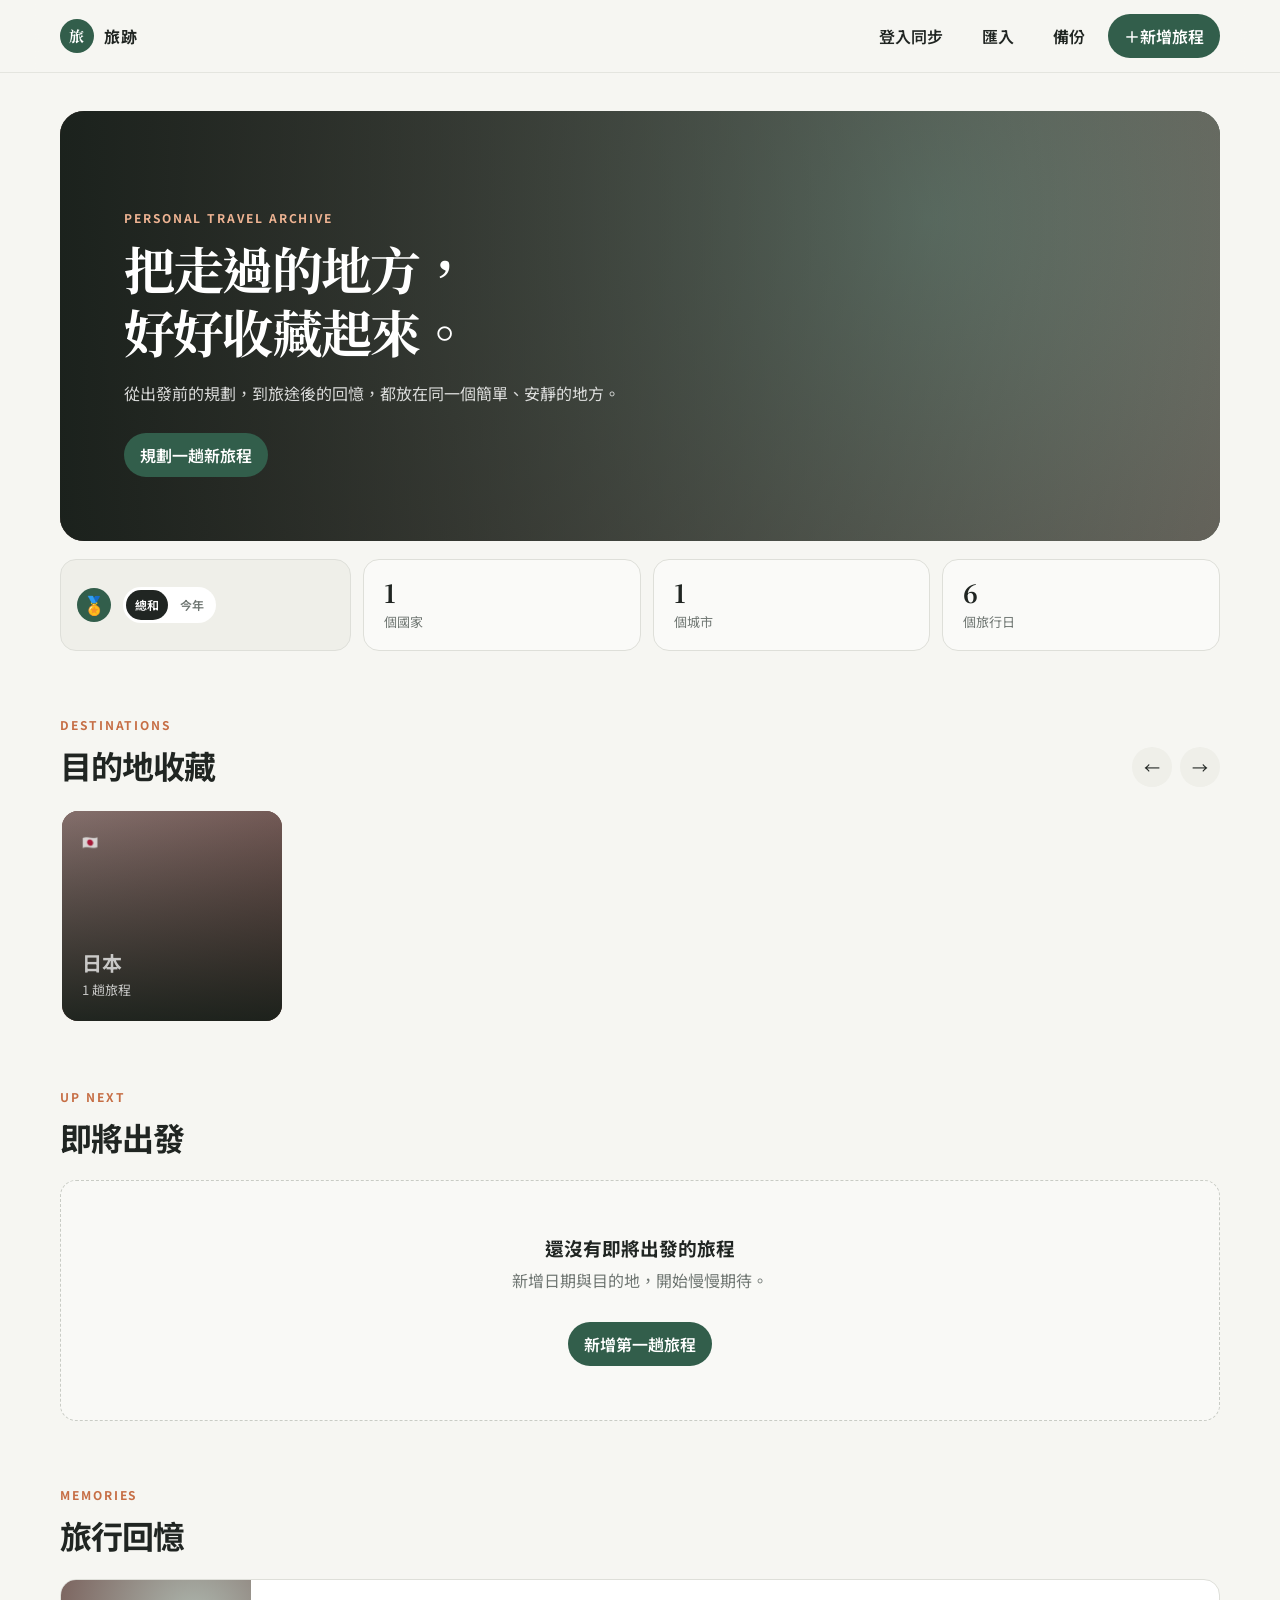
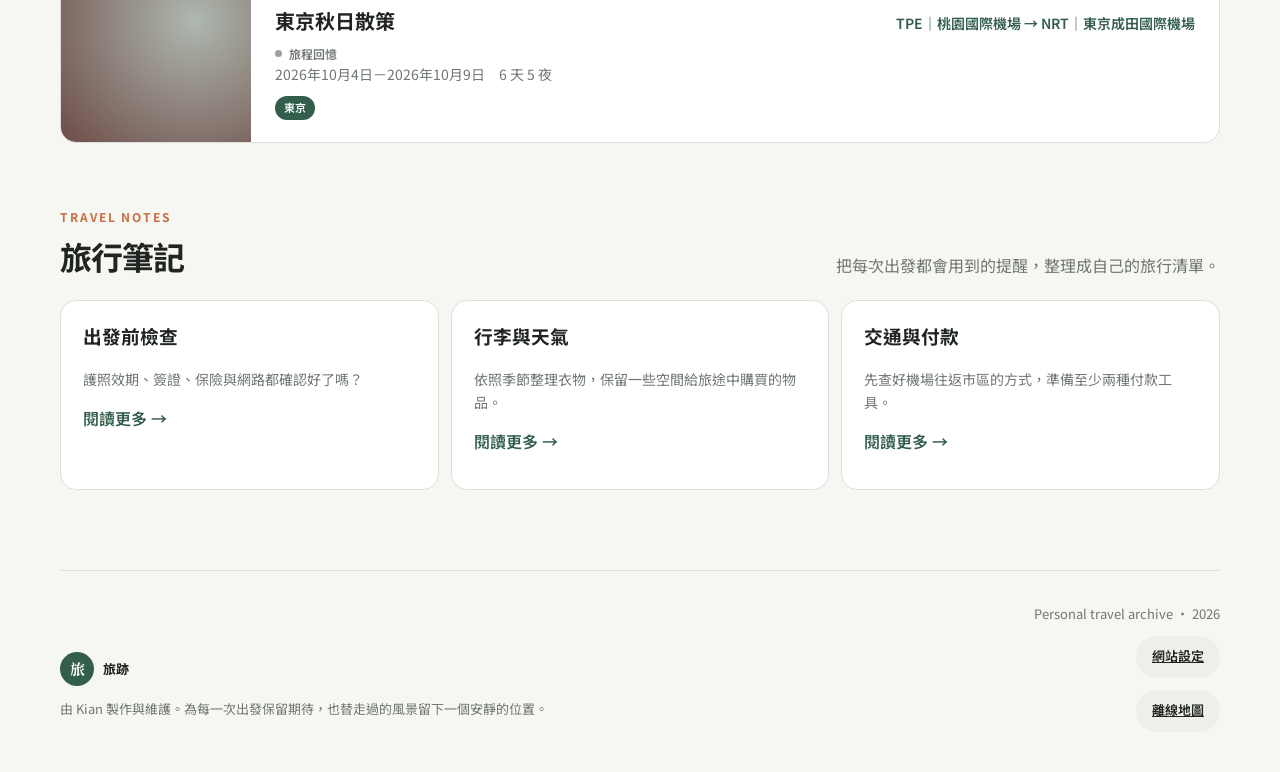
<file: index.html>
<!doctype html>
<html lang="zh-Hant">
<head>
  <meta charset="UTF-8">
  <meta name="viewport" content="width=device-width, initial-scale=1, maximum-scale=1">
  <meta name="description" content="簡潔、好用的個人旅行紀錄與規劃工具。">
  <meta name="theme-color" content="#f6f6f2">
  <title>旅跡 · 我的旅行紀錄</title>
  <link rel="preconnect" href="https://images.unsplash.com">
  <link rel="stylesheet" href="styles.css">
</head>
<body>
  <a class="skip-link" href="#app">跳到主要內容</a>
  <header class="site-header">
    <div class="nav-shell">
      <a class="brand" href="#home" aria-label="旅跡首頁">
        <span class="brand-mark" aria-hidden="true">旅</span>
        <span>旅跡</span>
      </a>
      <div class="nav-actions">
        <button class="button button-ghost" id="account-sync" type="button">登入同步</button>
        <button class="button button-ghost" id="import" type="button">匯入</button>
        <button class="button button-ghost" id="backup" type="button">備份</button>
        <button class="button button-primary" id="new-trip" type="button">
          <span aria-hidden="true">＋</span><span class="desktop-only">新增旅程</span><span class="mobile-only">新增</span>
        </button>
      </div>
    </div>
  </header>

  <main id="app" tabindex="-1"></main>
  <footer class="site-footer">
    <div>
      <a class="footer-brand" href="#home"><span class="brand-mark" aria-hidden="true">旅</span><span>旅跡</span></a>
      <p>由 Kian 製作與維護。為每一次出發保留期待，也替走過的風景留下一個安靜的位置。</p>
    </div>
    <div class="footer-actions">
      <span>Personal travel archive · 2026</span>
      <a class="button button-soft" href="#settings">網站設定</a>
      <a class="button button-soft" href="#offline-maps">離線地圖</a>
    </div>
  </footer>
  <input id="file" type="file" accept="application/json,.json" hidden>

  <dialog id="modal" aria-labelledby="modal-title">
    <div id="modal-content"></div>
  </dialog>

  <dialog id="account-dialog" aria-labelledby="account-title">
    <div class="modal-shell">
      <div class="modal-head"><h2 id="account-title">帳號與同步</h2><button class="icon-button" data-account-close type="button" aria-label="關閉">×</button></div>
      <div class="modal-body"></div>
    </div>
  </dialog>

  <dialog id="confirm-dialog" class="confirm-dialog" aria-labelledby="confirm-title" aria-describedby="confirm-message">
    <div class="confirm-shell">
      <div class="modal-head"><h2 id="confirm-title">確認刪除</h2><button class="icon-button" id="confirm-close" type="button" aria-label="關閉">×</button></div>
      <div class="modal-body"><p id="confirm-message"></p><p class="confirm-warning">刪除後將無法復原。</p></div>
      <div class="modal-foot"><div class="modal-foot-right"><button class="button button-ghost" id="confirm-cancel" type="button">取消</button><button class="button button-danger" id="confirm-delete" type="button">確定刪除</button></div></div>
    </div>
  </dialog>

  <div id="toast" class="toast" role="status" aria-live="polite"></div>
  <script src="catalog.js"></script>
  <script src="account.js"></script>
  <script src="travel-map/notes.js"></script>
  <script src="travel-map/map.js"></script>
  <script src="app.js"></script>
</body>
</html>
</file>
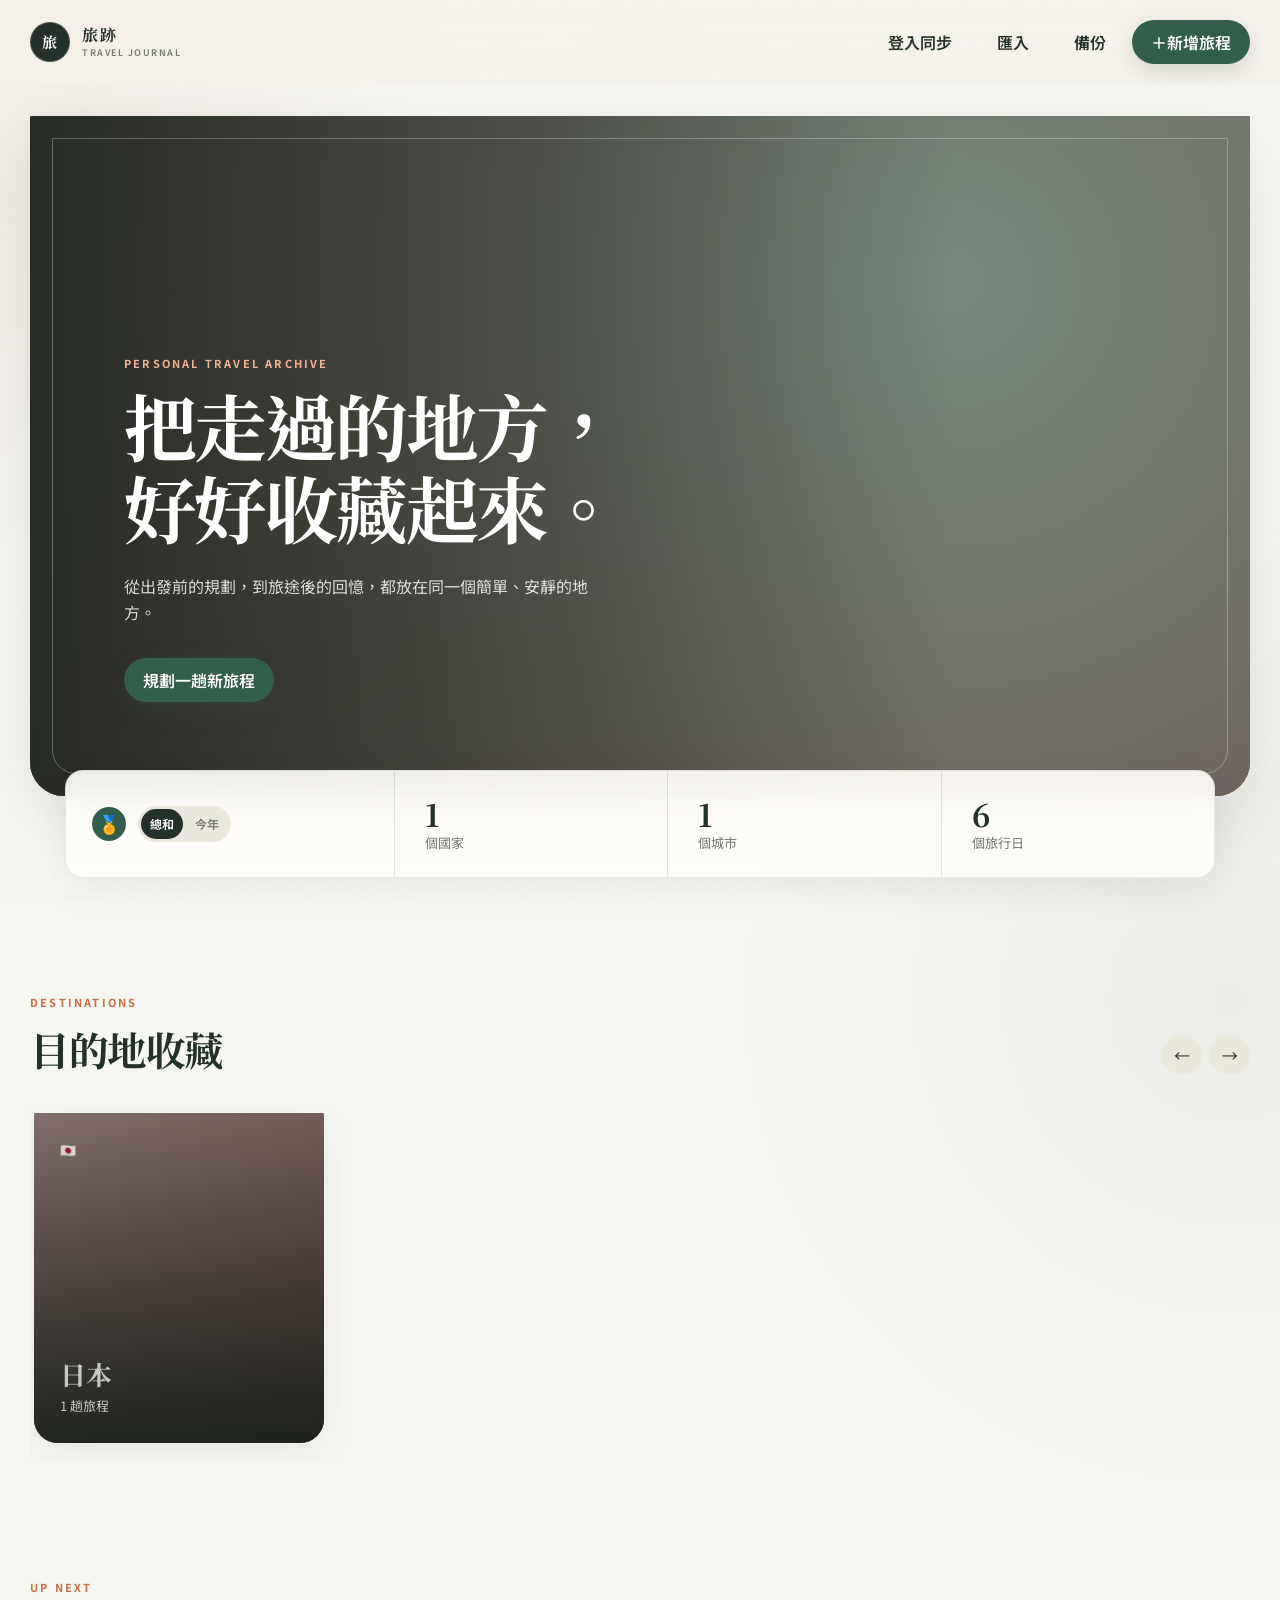
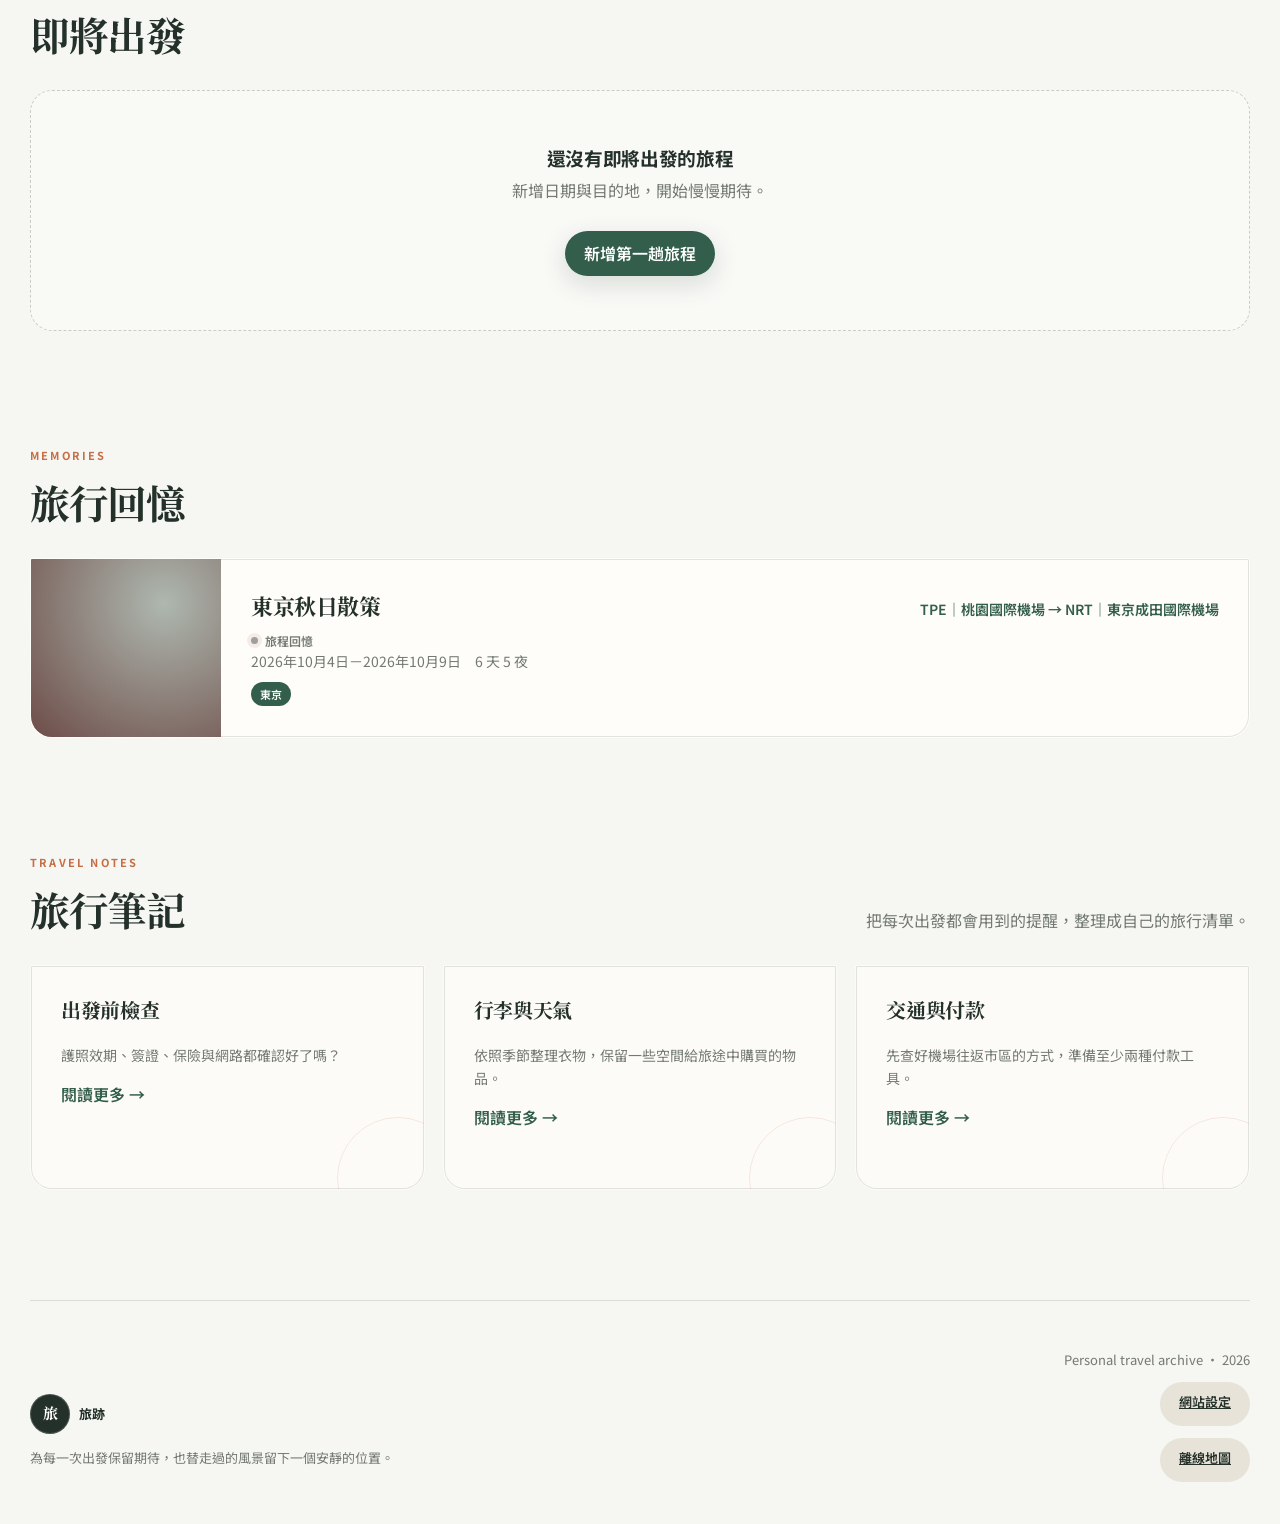
<file: style/index.html>
<!doctype html>
<html lang="zh-Hant">
<head>
  <meta charset="UTF-8">
  <meta name="viewport" content="width=device-width, initial-scale=1">
  <meta name="description" content="收藏旅程、規劃下一次出發，讓每一段旅行都有一個安靜的位置。">
  <meta name="theme-color" content="#f4f0e8">
  <title>旅跡 · 我的旅行紀錄</title>
  <link rel="preconnect" href="https://fonts.googleapis.com">
  <link rel="preconnect" href="https://fonts.gstatic.com" crossorigin>
  <link rel="preconnect" href="https://images.unsplash.com">
  <link rel="stylesheet" href="styles.css">
</head>
<body>
  <div class="scroll-progress" aria-hidden="true"><span></span></div>
  <a class="skip-link" href="#app">跳到主要內容</a>
  <header class="site-header">
    <div class="nav-shell">
      <a class="brand" href="#home" aria-label="旅跡首頁">
        <span class="brand-mark" aria-hidden="true">旅</span>
        <span class="brand-copy"><strong>旅跡</strong><small>Travel journal</small></span>
      </a>
      <div class="nav-actions">
        <button class="button button-ghost" id="account-sync" type="button">登入同步</button>
        <button class="button button-ghost desktop-only" id="import" type="button">匯入</button>
        <button class="button button-ghost desktop-only" id="backup" type="button">備份</button>
        <button class="button button-primary" id="new-trip" type="button">
          <span aria-hidden="true">＋</span><span class="desktop-only">新增旅程</span><span class="mobile-only">新增</span>
        </button>
      </div>
    </div>
  </header>

  <main id="app" tabindex="-1"></main>

  <footer class="site-footer">
    <div>
      <a class="footer-brand" href="#home"><span class="brand-mark" aria-hidden="true">旅</span><span>旅跡</span></a>
      <p>為每一次出發保留期待，也替走過的風景留下一個安靜的位置。</p>
    </div>
    <div class="footer-actions">
      <span>Personal travel archive · 2026</span>
      <a class="button button-soft" href="#settings">網站設定</a>
      <a class="button button-soft" href="#offline-maps">離線地圖</a>
    </div>
  </footer>

  <input id="file" type="file" accept="application/json,.json" hidden>
  <dialog id="modal" aria-labelledby="modal-title"><div id="modal-content"></div></dialog>
  <dialog id="account-dialog" aria-labelledby="account-title">
    <div class="modal-shell">
      <div class="modal-head"><h2 id="account-title">帳號與同步</h2><button class="icon-button" data-account-close type="button" aria-label="關閉">×</button></div>
      <div class="modal-body"></div>
    </div>
  </dialog>
  <dialog id="confirm-dialog" class="confirm-dialog" aria-labelledby="confirm-title" aria-describedby="confirm-message">
    <div class="confirm-shell">
      <div class="modal-head"><h2 id="confirm-title">確認刪除</h2><button class="icon-button" id="confirm-close" type="button" aria-label="關閉">×</button></div>
      <div class="modal-body"><p id="confirm-message"></p><p class="confirm-warning">刪除後將無法復原。</p></div>
      <div class="modal-foot"><div class="modal-foot-right"><button class="button button-ghost" id="confirm-cancel" type="button">取消</button><button class="button button-danger" id="confirm-delete" type="button">確定刪除</button></div></div>
    </div>
  </dialog>
  <div id="toast" class="toast" role="status" aria-live="polite"></div>

  <script src="../catalog.js"></script>
  <script src="../account.js"></script>
  <script src="../travel-map/notes.js"></script>
  <script src="../travel-map/map.js"></script>
  <script src="../app.js"></script>
  <script src="enhancements.js"></script>
</body>
</html>
</file>
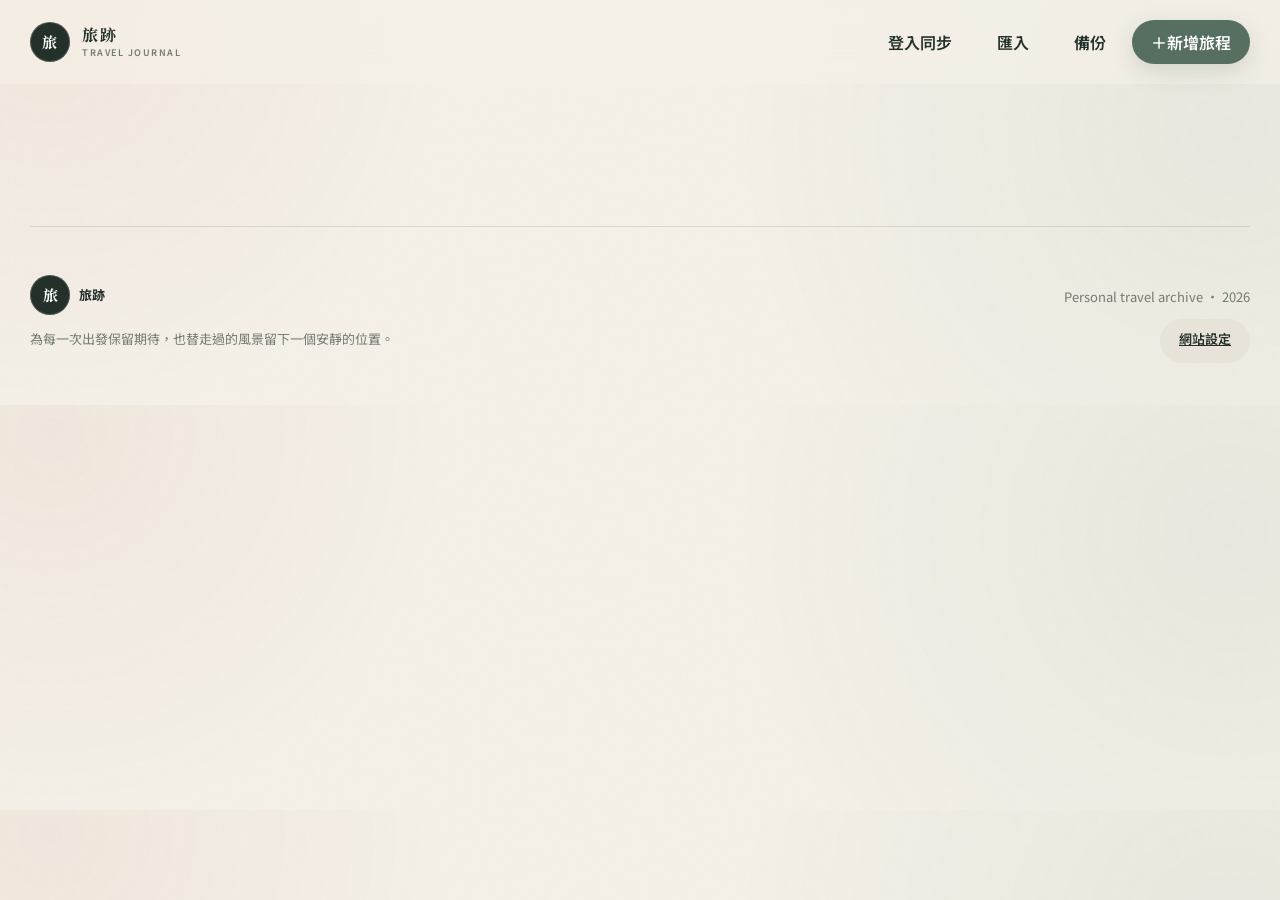
<file: style/ndex.html>
<!doctype html>
<html lang="zh-Hant">
<head>
  <meta charset="UTF-8">
  <meta name="viewport" content="width=device-width, initial-scale=1">
  <meta name="description" content="收藏旅程、規劃下一次出發，讓每一段旅行都有一個安靜的位置。">
  <meta name="theme-color" content="#f4f0e8">
  <title>旅跡 · 我的旅行紀錄</title>
  <link rel="preconnect" href="https://fonts.googleapis.com">
  <link rel="preconnect" href="https://fonts.gstatic.com" crossorigin>
  <link rel="preconnect" href="https://images.unsplash.com">
  <link rel="stylesheet" href="styles.css">
</head>
<body>
  <div class="scroll-progress" aria-hidden="true"><span></span></div>
  <a class="skip-link" href="#app">跳到主要內容</a>
  <header class="site-header">
    <div class="nav-shell">
      <a class="brand" href="#home" aria-label="旅跡首頁">
        <span class="brand-mark" aria-hidden="true">旅</span>
        <span class="brand-copy"><strong>旅跡</strong><small>Travel journal</small></span>
      </a>
      <div class="nav-actions">
        <button class="button button-ghost" id="account-sync" type="button">登入同步</button>
        <button class="button button-ghost desktop-only" id="import" type="button">匯入</button>
        <button class="button button-ghost desktop-only" id="backup" type="button">備份</button>
        <button class="button button-primary" id="new-trip" type="button">
          <span aria-hidden="true">＋</span><span class="desktop-only">新增旅程</span><span class="mobile-only">新增</span>
        </button>
      </div>
    </div>
  </header>

  <main id="app" tabindex="-1"></main>

  <footer class="site-footer">
    <div>
      <a class="footer-brand" href="#home"><span class="brand-mark" aria-hidden="true">旅</span><span>旅跡</span></a>
      <p>為每一次出發保留期待，也替走過的風景留下一個安靜的位置。</p>
    </div>
    <div class="footer-actions">
      <span>Personal travel archive · 2026</span>
      <a class="button button-soft" href="#settings">網站設定</a>
    </div>
  </footer>

  <input id="file" type="file" accept="application/json,.json" hidden>
  <dialog id="modal" aria-labelledby="modal-title"><div id="modal-content"></div></dialog>
  <dialog id="account-dialog" aria-labelledby="account-title">
    <div class="modal-shell">
      <div class="modal-head"><h2 id="account-title">帳號與同步</h2><button class="icon-button" data-account-close type="button" aria-label="關閉">×</button></div>
      <div class="modal-body"></div>
    </div>
  </dialog>
  <dialog id="confirm-dialog" class="confirm-dialog" aria-labelledby="confirm-title" aria-describedby="confirm-message">
    <div class="confirm-shell">
      <div class="modal-head"><h2 id="confirm-title">確認刪除</h2><button class="icon-button" id="confirm-close" type="button" aria-label="關閉">×</button></div>
      <div class="modal-body"><p id="confirm-message"></p><p class="confirm-warning">刪除後將無法復原。</p></div>
      <div class="modal-foot"><div class="modal-foot-right"><button class="button button-ghost" id="confirm-cancel" type="button">取消</button><button class="button button-danger" id="confirm-delete" type="button">確定刪除</button></div></div>
    </div>
  </dialog>
  <div id="toast" class="toast" role="status" aria-live="polite"></div>

  <script src="../catalog.js"></script>
  <script src="../account.js"></script>
  <script src="../app.js"></script>
  <script src="enhancements.js"></script>
</body>
</html>
</file>
<file: styles.css>
@import url('https://fonts.googleapis.com/css2?family=Noto+Sans+TC:wght@400;500;600;700&family=Noto+Serif+TC:wght@600;700&display=swap');

:root {
  --bg: #f6f6f2;
  --surface: #ffffff;
  --surface-soft: #efefe9;
  --ink: #202522;
  --muted: #707773;
  --line: #dedfd9;
  --accent: #325e4b;
  --accent-hover: #284c3d;
  --warm: #c66e45;
  --danger: #a6433c;
  --radius-sm: 10px;
  --radius-md: 16px;
  --radius-lg: 24px;
  --shadow: 0 18px 55px rgba(27, 36, 31, .09);
  --max: 1160px;
}

* { box-sizing: border-box; }
[hidden] { display: none !important; }
html { scroll-behavior: smooth; }
body {
  margin: 0;
  background: var(--bg);
  color: var(--ink);
  font-family: "Noto Sans TC", "Microsoft JhengHei", sans-serif;
  line-height: 1.65;
  -webkit-font-smoothing: antialiased;
}
button, input, textarea, select { font: inherit; }
button, a { -webkit-tap-highlight-color: transparent; }
button { cursor: pointer; }
img { display: block; max-width: 100%; }
h1, h2, h3, p { margin-top: 0; }
h1, h2 { letter-spacing: -.035em; }
h1 { font-family: "Noto Serif TC", serif; font-size: clamp(2rem, 4vw, 3.6rem); line-height: 1.22; }
h2 { font-size: clamp(1.45rem, 2.5vw, 2rem); line-height: 1.3; }
h3 { line-height: 1.4; }

.skip-link { position: fixed; left: 16px; top: -60px; z-index: 99; padding: 10px 14px; background: var(--ink); color: white; border-radius: 8px; }
.skip-link:focus { top: 12px; }
.site-header { position: sticky; top: 0; z-index: 20; border-bottom: 1px solid rgba(222, 223, 217, .75); background: rgba(246, 246, 242, .88); backdrop-filter: blur(16px); }
.nav-shell { width: min(calc(100% - 40px), var(--max)); min-height: 72px; margin: auto; display: flex; justify-content: space-between; align-items: center; gap: 24px; }
.brand { justify-self: start; display: inline-flex; align-items: center; gap: 10px; color: var(--ink); text-decoration: none; font-weight: 700; letter-spacing: .04em; }
.brand-mark { display: grid; place-items: center; width: 34px; height: 34px; border-radius: 50%; background: var(--accent); color: white; font-family: "Noto Serif TC", serif; font-size: 15px; }
.nav-actions { justify-self: end; display: flex; align-items: center; gap: 7px; }
.account-actions { display: flex; flex-wrap: wrap; align-items: center; gap: 8px; }
.account-actions .helper { flex-basis: 100%; }
#account-dialog { width: min(460px, calc(100% - 24px)); }
[data-account-email] { overflow-wrap: anywhere; }
.mobile-only { display: none; }

main { width: min(calc(100% - 40px), var(--max)); margin: auto; padding: 38px 0 80px; }
.button { min-height: 42px; border: 0; border-radius: 999px; padding: 9px 16px; font-weight: 600; color: var(--ink); background: transparent; transition: transform .18s, background .18s, color .18s; }
.button:hover { transform: translateY(-1px); }
.button:focus-visible, a:focus-visible, input:focus-visible, textarea:focus-visible, select:focus-visible { outline: 3px solid rgba(50, 94, 75, .28); outline-offset: 2px; }
.button-primary { background: var(--accent); color: white; }
.button-primary:hover { background: var(--accent-hover); }
.button-soft { background: var(--surface-soft); }
.button-ghost:hover { background: var(--surface-soft); }
.button-danger { color: var(--danger); background: #faeeec; }
.icon-button { display: grid; place-items: center; width: 40px; height: 40px; padding: 0; border: 0; border-radius: 50%; background: var(--surface-soft); color: var(--ink); }

.hero { position: relative; isolation: isolate; min-height: 430px; display: flex; align-items: flex-end; overflow: hidden; border-radius: var(--radius-lg); background: #33443d; color: white; }
.hero::after { content: ""; position: absolute; inset: 0; z-index: -1; background: linear-gradient(90deg, rgba(15, 27, 22, .87), rgba(15, 27, 22, .18)), var(--hero-image) center/cover, radial-gradient(circle at 75% 25%, #7f9285, var(--fallback)); }
.hero-content { max-width: 680px; padding: clamp(30px, 6vw, 64px); }
.hero h1 { margin-bottom: 18px; }
.hero p:not(.eyebrow) { max-width: 520px; margin-bottom: 26px; color: rgba(255,255,255,.82); }
.eyebrow { margin-bottom: 10px; color: var(--warm); font-size: 12px; font-weight: 700; letter-spacing: .16em; text-transform: uppercase; }
.hero .eyebrow { color: #efb493; }

.section { margin-top: 64px; }
.section[id^="trip-"] { scroll-margin-top: 94px; }
.section-head { display: flex; justify-content: space-between; align-items: end; gap: 20px; margin-bottom: 22px; }
.section-head h1, .section-head h2, .section-head p:last-child { margin-bottom: 0; }
.section-copy { max-width: 580px; color: var(--muted); }
.stats { display: grid; grid-template-columns: 1.05fr repeat(3, 1fr); gap: 12px; margin: 18px 0 0; }
.stat { padding: 17px 20px; border: 1px solid var(--line); border-radius: var(--radius-md); background: rgba(255,255,255,.52); }
.stat b { display: block; font-family: "Noto Serif TC", serif; font-size: 25px; line-height: 1.2; }
.stat span { color: var(--muted); font-size: 13px; }
.stats-scope { display: flex; align-items: center; gap: 12px; padding: 12px 16px; border: 1px solid var(--line); border-radius: var(--radius-md); background: var(--surface-soft); }
.scope-mark { display: grid; place-items: center; flex: 0 0 34px; width: 34px; height: 34px; border-radius: 50%; background: var(--accent); color: white; font-size: 18px; }
.stats-scope > div { display: flex; gap: 3px; padding: 3px; border-radius: 999px; background: white; }
.stats-scope button { border: 0; border-radius: 999px; padding: 5px 9px; background: transparent; color: var(--muted); font-size: 12px; font-weight: 600; }
.stats-scope button.active { background: var(--ink); color: white; }

.carousel-controls { display: flex; gap: 8px; }
.country-carousel { display: flex; gap: 14px; overflow-x: auto; scroll-snap-type: x mandatory; scrollbar-width: none; padding: 2px; }
.country-carousel::-webkit-scrollbar { display: none; }
.country-card { position: relative; isolation: isolate; flex: 0 0 calc((100% - 56px) / 5); min-width: 0; min-height: 210px; display: flex; flex-direction: column; justify-content: space-between; overflow: hidden; scroll-snap-align: start; border: 0; border-radius: var(--radius-md); padding: 20px; background: var(--fallback, #384a42); color: white; text-align: left; }
.country-card::before { content: ""; position: absolute; inset: 0; z-index: -1; background: linear-gradient(180deg, rgba(13,25,19,.10), rgba(13,25,19,.83)), var(--image) center/cover, linear-gradient(135deg, color-mix(in srgb, var(--fallback), white 25%), var(--fallback)); transition: transform .45s ease; }
.country-card:hover::before { transform: scale(1.04); }
.country-card strong { font-size: 20px; }
.country-card span { color: rgba(255,255,255,.73); font-size: 13px; }
.country-emoji { font-size: 25px; }

.trip-list { display: grid; gap: 12px; }
.trip-card { display: grid; grid-template-columns: 190px 1fr; min-height: 156px; overflow: hidden; border: 1px solid var(--line); border-radius: var(--radius-md); background: var(--surface); color: inherit; text-decoration: none; transition: border-color .18s, box-shadow .18s, transform .18s; }
.trip-card:hover { border-color: #c6cbc4; box-shadow: 0 10px 28px rgba(27, 36, 31, .07); transform: translateY(-1px); }
.trip-card.upcoming-card { grid-template-columns: 104px 190px 1fr; }
.trip-countdown { display: flex; flex-direction: column; align-items: center; justify-content: center; padding: 14px; border-right: 1px solid var(--line); background: var(--surface-soft); text-align: center; }
.trip-countdown b { font-family: "Noto Serif TC", serif; font-size: 28px; line-height: 1; color: var(--accent); }
.trip-countdown span { margin-top: 7px; color: var(--muted); font-size: 11px; }
.next-title-row { display: flex; flex-wrap: wrap; align-items: center; gap: 10px 14px; }
.next-title-row h2 { margin-bottom: 0; }
.next-countdown { display: flex; flex-direction: column; align-items: flex-start; border: 1px solid var(--line); border-radius: 999px; padding: 7px 16px; background: var(--surface); line-height: 1.3; }
.next-countdown span { max-width: 220px; overflow: hidden; color: var(--muted); font-size: 11px; text-overflow: ellipsis; white-space: nowrap; }
.next-countdown b { color: var(--accent); font-size: 14px; }
.next-countdown.active { border-color: rgba(50, 94, 75, .25); background: #edf5f0; }
.trip-thumb { width: 100%; height: 100%; background: var(--image) center/cover, radial-gradient(circle at 70% 25%, #aeb8af, var(--fallback)); }
.trip-body { padding: 22px 24px; }
.trip-body h3 { margin: 0; font-size: 20px; }
.trip-title-row { display: flex; justify-content: space-between; align-items: baseline; gap: 20px; margin: 5px 0 9px; }
.trip-meta { display: flex; flex-wrap: wrap; gap: 6px 14px; margin: 0; color: var(--muted); font-size: 14px; }
.trip-route { flex: 0 1 auto; margin: 0; color: var(--accent); font-size: 14px; font-weight: 600; text-align: right; }
.trip-cities { display: flex; flex-wrap: wrap; gap: 6px; margin: 9px 0 0; }
.city-tag { display: inline-flex; align-items: center; min-height: 24px; border-radius: 999px; padding: 3px 9px; background: var(--accent); color: white; font-size: 11px; font-weight: 600; line-height: 1.35; }
.memory-mobile-head, .memory-trip-title { display: none; }
.status { display: inline-flex; align-items: center; gap: 7px; color: var(--muted); font-size: 12px; font-weight: 600; }
.status::before { content: ""; width: 7px; height: 7px; border-radius: 50%; background: var(--warm); }
.status.past::before { background: #9ba19e; }
.record-row { display: flex; align-items: center; flex-wrap: wrap; gap: 9px; }
.record-row h1 { margin-bottom: 0; }
.record-state { display: inline-flex; align-items: center; border-radius: 999px; padding: 4px 9px; background: #fff1db; color: #8b5a1f; font-size: 11px; font-weight: 700; }

.empty { padding: 54px 24px; border: 1px dashed #c9ccc5; border-radius: var(--radius-md); color: var(--muted); text-align: center; background: rgba(255,255,255,.35); }
.empty h3 { margin-bottom: 6px; color: var(--ink); }
.empty .button { margin-top: 12px; }

.page-intro { padding: 28px 0 12px; }
.page-back { display: flex; justify-content: space-between; align-items: center; gap: 12px; margin-bottom: 16px; }
.page-back .button { min-height: 38px; padding: 7px 12px; color: var(--muted); }
.page-back-actions { display: flex; justify-content: flex-end; gap: 6px; margin-left: auto; }
.page-intro h1 { margin-bottom: 12px; }
.cover-strip { height: 260px; margin-top: 26px; border-radius: var(--radius-lg); background: linear-gradient(90deg, rgba(20,34,27,.72), rgba(20,34,27,.08)), var(--cover) center/cover, radial-gradient(circle at 80% 25%, #aeb8af, var(--fallback)); }
.filters { display: flex; flex-wrap: wrap; gap: 8px; margin-bottom: 20px; }
.filter { min-height: 38px; border: 1px solid var(--line); border-radius: 999px; padding: 7px 14px; background: var(--surface); color: var(--muted); }
.filter.active { border-color: var(--accent); background: var(--accent); color: white; }
.note-grid { display: grid; grid-template-columns: repeat(3, 1fr); gap: 12px; }
.note-card { min-height: 190px; padding: 22px; border: 1px solid var(--line); border-radius: var(--radius-md); background: var(--surface); }
.note-card p { color: var(--muted); font-size: 14px; }
.note-card .topline { display: flex; justify-content: space-between; gap: 12px; }
.text-button { border: 0; padding: 0; background: none; color: var(--accent); font-weight: 600; }

.trip-hero { display: grid; grid-template-columns: 1.3fr .7fr; overflow: hidden; border: 1px solid var(--line); border-radius: var(--radius-lg); background: var(--surface); }
.trip-hero-copy { padding: clamp(28px, 5vw, 56px); }
.trip-hero-image { min-height: 330px; background: var(--trip-image) center/cover, radial-gradient(circle at 70% 25%, #aeb8af, var(--fallback)); }
.trip-hero h1 { margin-bottom: 12px; }
.route-large { margin-bottom: 26px; color: var(--accent); font-weight: 600; }
.detail-grid { display: grid; grid-template-columns: repeat(2, 1fr); gap: 16px 28px; }
.detail-grid span { display: block; color: var(--muted); font-size: 12px; }
.detail-grid b { font-size: 14px; }
.detail-date-row { grid-column: 1 / -1; display: flex; flex-wrap: wrap; align-items: end; gap: 16px 28px; }
.detail-date-row > div:first-child { flex: 0 0 auto; }
.detail-date-row > div:first-child b { white-space: nowrap; }
.detail-date-row > div:last-child { flex: 0 0 auto; }
.detail-status { grid-column: 1 / -1; }
.trip-record-actions { display: flex; flex-wrap: wrap; gap: 8px; margin-top: 28px; }
.trip-content-tabs { position: sticky; top: 82px; z-index: 12; display: grid; grid-template-columns: repeat(4, minmax(0, 1fr)); gap: 6px; margin-top: 24px; padding: 6px; border: 1px solid rgba(222, 223, 217, .9); border-radius: 999px; background: rgba(255, 255, 255, .88); box-shadow: 0 10px 28px rgba(27, 36, 31, .07); backdrop-filter: blur(14px); }
.trip-content-tabs .button { width: 100%; color: var(--muted); }
.trip-content-tabs .button:hover { transform: none; background: var(--surface-soft); color: var(--ink); }
.trip-content-tabs .button.active { background: var(--accent); color: white; }
.trip-tab-panels > .section { margin-top: 36px; }
.trip-itinerary-buttons { display: flex; align-items: center; gap: 6px; }
.trip-map-layout { display: grid; grid-template-columns: minmax(160px, 205px) minmax(0, 1fr); gap: 16px; align-items: start; }
.trip-map-sidebar { display: grid; gap: 10px; padding: 14px; border: 1px solid var(--line); border-radius: 14px; background: var(--surface); }
.trip-map-sidebar label { display: grid; gap: 6px; }
.trip-map-sidebar p { margin: 0; }
.trip-map-canvas { height: min(64vh, 660px); min-height: 350px; background: var(--surface-soft); border: 1px solid var(--line); border-radius: 14px; overflow: hidden; }
.trip-map-marker { display: grid; place-items: center; width: 32px; height: 32px; border-radius: 50%; background: var(--accent); color: #fff; border: 2px solid #fff; box-shadow: 0 1px 5px #0005; cursor: pointer; font-weight: 700; }
.trip-map-marker:focus-visible { outline: 2px solid #1b392a; outline-offset: 2px; }
.trip-map-warnings { display: grid; justify-items: start; gap: 6px; margin-top: 8px; }
.trip-map-warnings p, .trip-map-warnings ul { margin: 0; }
.offline-map-list { display: grid; gap: 10px; }
.offline-map-list > div { display: flex; align-items: center; justify-content: space-between; gap: 12px; padding: 10px 14px; background: var(--surface); border: 1px solid var(--line); border-radius: 12px; }
.plan-location { margin-block: 6px 10px; }
.plan-location .helper { margin: 4px 0; }
.plan-location input { max-width: 290px; }
.note-photo-toolbar { display: flex; flex-wrap: wrap; gap: 8px 12px; align-items: center; padding-block: 8px; font-size: .875rem; }
.note-photo-toolbar > p, .note-photo-toolbar > .note-photo-grid { flex-basis: 100%; margin: 0; }
.note-photo-picker { position: relative; cursor: pointer; }
.note-photo-picker input { opacity: 0; position: absolute; inset: 0; width: 100%; height: 100%; cursor: pointer; }
.note-photo-picker:focus-within { outline: 2px solid var(--accent); outline-offset: 2px; }
.note-photo-grid { display: flex; flex-wrap: wrap; gap: 8px; }
.note-photo-grid > div { position: relative; }
.note-photo-grid img { display: block; width: 76px; height: 76px; object-fit: cover; border-radius: 8px; }
.note-photo-grid .icon-button { position: absolute; right: 0; top: 0; width: 32px; height: 32px; }
.note-photo-view button { padding: 0; border: 0; background: transparent; cursor: zoom-in; }
.note-photo-lightbox { width: min(850px, calc(100% - 24px)); padding: 12px; }
.note-photo-lightbox button { display: block; margin-left: auto; margin-bottom: 10px; }
.note-photo-lightbox img { display: block; width: 100%; max-height: 72dvh; object-fit: contain; }
.plan-note-view p:empty { display: none; }

@media (max-width: 680px) {
  .trip-map-layout { display: flex; flex-direction: column; gap: 10px; }
  .trip-map-sidebar, .trip-map-content { width: 100%; }
  .trip-map-sidebar { grid-template-columns: minmax(0, 1fr) auto; align-items: end; }
  .trip-map-sidebar p { grid-column: 1 / -1; }
  .trip-map-canvas { height: 54dvh; min-height: 260px; }
  .note-photo-grid img { width: 64px; height: 64px; }
}

@media print {
  .trip-tab-panel.trip-map-panel { display: none !important; }
}
.table-card { overflow: hidden; border: 1px solid var(--line); border-radius: var(--radius-md); background: var(--surface); }
.data-row { display: grid; grid-template-columns: 140px 1.15fr 1fr 1.6fr; gap: 20px; padding: 18px 22px; border-bottom: 1px solid var(--line); }
.data-row:last-child { border-bottom: 0; }
.data-row.header { padding-block: 12px; background: var(--surface-soft); color: var(--muted); font-size: 12px; font-weight: 700; }
.expense-row { grid-template-columns: 1.05fr 1.15fr .55fr .65fr 1.6fr; }
.expense-row small { display: block; margin-top: 3px; color: var(--accent); font-weight: 700; }
.expense-display-head, .expense-display-row { display: grid; grid-template-columns: minmax(120px, 1fr) minmax(330px, 2fr) minmax(160px, 1.35fr); gap: 20px; align-items: center; padding: 16px 22px; border-bottom: 1px solid var(--line); }
.expense-display-head { padding-block: 12px; background: var(--surface-soft); color: var(--muted); font-size: 12px; font-weight: 700; }
.expense-numbers-head, .expense-numbers { display: grid; grid-template-columns: minmax(150px, 1.5fr) minmax(50px, .55fr) minmax(58px, .65fr); gap: 12px; align-items: center; min-width: 0; }
.expense-numbers small { display: block; margin-top: 3px; color: var(--accent); font-weight: 700; }
.expense-note { min-width: 0; overflow-wrap: anywhere; color: var(--muted); }
.total { display: flex; justify-content: flex-end; gap: 24px; padding: 18px 22px; border-top: 1px solid var(--line); background: var(--surface-soft); }
.total strong { font-size: 20px; }

.day-list { display: grid; gap: 14px; }
.day-card { overflow: hidden; border: 1px solid var(--line); border-radius: var(--radius-md); background: var(--surface); }
.day-date { display: flex; width: 100%; justify-content: space-between; align-items: center; gap: 16px; border: 0; padding: 16px 22px; background: var(--surface-soft); color: inherit; text-align: left; cursor: pointer; }
.day-date span, .day-date b { display: block; }
.day-date span { font-family: "Noto Serif TC", serif; font-size: 20px; font-weight: 700; }
.day-date b { flex: 0 0 auto; color: var(--muted); font-size: 12px; }
.day-date-meta { display: flex !important; align-items: center; gap: 12px; font-family: inherit !important; }
.day-date-meta i { display: block; color: var(--muted); font-size: 15px; font-style: normal; transition: transform .18s ease; }
.day-card.is-collapsed .day-date-meta i { transform: rotate(180deg); }
.day-items { padding: 4px 22px; }
.timeline-item { display: grid; grid-template-columns: 70px minmax(220px, 1fr) minmax(180px, .7fr); gap: 18px; padding: 20px 0; border-bottom: 1px solid var(--line); }
.timeline-item:last-child { border-bottom: 0; }
.timeline-item time { color: var(--accent); font-weight: 700; }
.timeline-item h3 { margin-bottom: 4px; }
.timeline-item p { margin: 0; color: var(--muted); font-size: 14px; }
.timeline-item .transport { color: var(--ink); }
.timeline-item a { color: var(--accent); font-size: 13px; font-weight: 600; }

.check-progress { height: 8px; overflow: hidden; border-radius: 999px; background: var(--surface-soft); }
.check-progress span { display: block; width: var(--progress); height: 100%; border-radius: inherit; background: var(--accent); }
.checklist-view { display: grid; grid-template-columns: repeat(4, 1fr); gap: 12px; margin-top: 18px; }
.checklist-view article { padding: 20px; border: 1px solid var(--line); border-radius: var(--radius-md); background: var(--surface); }
.checklist-view h3 { margin-bottom: 12px; font-size: 16px; }
.read-check { display: flex; grid-template-columns: none; align-items: center; gap: 9px; margin-top: 9px; color: var(--muted); font-weight: 400; }
.read-check input { width: 17px; min-height: 17px; accent-color: var(--accent); }
.checklist-view:not(.locked) .read-check { cursor: pointer; }
.checklist-view.locked .read-check { opacity: .68; }

dialog { width: min(900px, calc(100vw - 32px)); max-height: calc(100vh - 32px); overflow: hidden; border: 0; border-radius: var(--radius-lg); padding: 0; background: var(--surface); box-shadow: var(--shadow); }
dialog.modal-wide { width: min(1120px, calc(100vw - 32px)); }
dialog::backdrop { background: rgba(24, 30, 27, .48); backdrop-filter: blur(4px); }
.confirm-dialog { width: min(430px, calc(100vw - 32px)); z-index: 100; }
.confirm-dialog::backdrop { background: rgba(24, 30, 27, .58); }
.confirm-shell { display: flex; flex-direction: column; }
.confirm-dialog .modal-body { padding-block: 24px; }
.confirm-dialog .modal-body p { margin-bottom: 0; }
.confirm-warning { margin-top: 8px !important; color: var(--danger); font-size: 13px; }
.modal-shell { display: flex; flex-direction: column; max-height: calc(100vh - 32px); }
.modal-head { display: flex; justify-content: space-between; align-items: center; padding: 22px 26px; border-bottom: 1px solid var(--line); }
.modal-head h2 { margin: 0; font-size: 21px; }
.modal-body { overflow-x: hidden; overflow-y: auto; padding: 26px; }
.modal-foot { display: flex; justify-content: space-between; gap: 10px; padding: 18px 26px; border-top: 1px solid var(--line); background: var(--surface); }
.modal-foot-right { display: flex; gap: 8px; margin-left: auto; }
.form-grid { display: grid; grid-template-columns: repeat(2, 1fr); gap: 16px; }
.form-grid > label { min-width: 0; align-self: start; }
.form-grid > .full { grid-column: 1 / -1; min-width: 0; max-width: 100%; }
.form-pair { display: grid; grid-template-columns: repeat(2, minmax(0, 1fr)); gap: 10px 12px; }
.form-pair > * { min-width: 0; }
.people-pair { grid-template-columns: repeat(2, minmax(0, 1fr)); }
.return-flight-pair .return-airline-field[hidden] + label { grid-column: 1 / -1; }
label { display: grid; gap: 7px; color: var(--ink); font-size: 13px; font-weight: 600; }
label.full { grid-column: 1 / -1; }
input, textarea, select { width: 100%; max-width: 100%; min-width: 0; min-height: 44px; border: 1px solid var(--line); border-radius: var(--radius-sm); padding: 10px 12px; background: white; color: var(--ink); }
textarea { min-height: 100px; resize: vertical; }
input::placeholder, textarea::placeholder { color: #adb1ae; }
.subform { margin-top: 28px; padding-top: 24px; border-top: 1px solid var(--line); }
.subform-head { display: flex; justify-content: space-between; align-items: center; margin-bottom: 12px; }
.subform-head h3 { margin: 0; }
.entry { display: grid; grid-template-columns: 1fr .7fr 1.2fr 1fr 1.4fr auto; gap: 7px; margin-bottom: 8px; }
.expense-editor-head { display: grid; grid-template-columns: 28px repeat(3, minmax(120px, 1fr)) minmax(72px, .58fr) minmax(72px, auto) 40px; gap: 8px; padding: 0 11px 6px; color: var(--muted); font-size: 12px; font-weight: 700; }
.expense-entry { grid-template-columns: 28px repeat(3, minmax(120px, 1fr)) minmax(72px, .58fr) minmax(72px, auto) 40px; grid-template-areas: "drag category item price quantity toggle remove" "more more more more more more more"; align-items: center; gap: 8px; padding: 11px; border: 0; border-radius: var(--radius-sm); background: var(--surface-soft); }
.expense-entry > * { min-width: 0; }
.expense-drag { grid-area: drag; }
.expense-category { grid-area: category; }
.expense-item { grid-area: item; }
.expense-price { grid-area: price; }
.expense-quantity { grid-area: quantity; }
.expense-entry label { display: grid; grid-template-columns: auto minmax(0, 1fr); align-items: center; gap: 7px; }
.expense-entry label > span { display: block; margin: 0; color: var(--muted); font-size: 11px; white-space: nowrap; }
.expense-category > span, .expense-item > span, .expense-price > span, .expense-quantity > span { display: none !important; }
.expense-category, .expense-item, .expense-price, .expense-quantity { grid-template-columns: minmax(0, 1fr) !important; }
.expense-entry input { min-height: 40px; border: 1px solid #dfe2dc; border-radius: 10px; padding: 7px 10px; background: white; box-shadow: 0 1px 2px rgba(29, 43, 36, .03); }
.expense-more { grid-area: more; display: grid; grid-template-columns: repeat(2, minmax(0, 1fr)); gap: 8px; width: 100%; }
.expense-more label { gap: 7px; padding-left: 10px; border: 1px solid #dfe2dc; border-radius: 10px; background: white; box-shadow: 0 1px 2px rgba(29, 43, 36, .03); }
.expense-more label input { border: 0; border-radius: 10px; padding-left: 4px; }
.expense-more-toggle { grid-area: toggle; align-self: center; min-height: 40px; margin: 0; border: 1px solid var(--line); padding: 6px 10px; background: white; font-size: 12px; line-height: 1.2; white-space: nowrap; }
.expense-remove { grid-area: remove; align-self: center !important; margin: 0; background: white; }
.expense-day-editor { position: relative; overflow: visible; z-index: 1; }
.expense-day-editor:focus-within { z-index: 40; }
.expense-day-list { display: grid; gap: 8px; }
.legacy-expense-hint { margin: 0 0 10px; padding: 10px 12px; border-radius: 10px; background: #fff1db; color: #79501f; }
.smart-select { position: relative; }
.smart-select:focus-within { z-index: 30; }
.smart-options { position: absolute; top: calc(100% + 6px); right: 0; left: 0; z-index: 50; max-height: 220px; overflow-y: auto; padding: 6px; border: 1px solid var(--line); border-radius: 12px; background: white; box-shadow: 0 16px 36px rgba(28, 39, 33, .16); }
.smart-options[hidden] { display: none; }
.smart-options button { display: block; width: 100%; min-height: 36px; border: 0; border-radius: 8px; padding: 8px 10px; background: transparent; color: var(--ink); text-align: left; }
.smart-options button:hover, .smart-options button:focus { outline: 0; background: var(--surface-soft); color: var(--accent); }
.smart-options > span { display: block; padding: 9px 10px; color: var(--muted); font-size: 12px; }
.international-flight-fields { display: grid; gap: 12px; }
.international-flight-fields[hidden], .domestic-transport-fields[hidden] { display: none; }
.expense-summary { display: grid; grid-template-columns: auto minmax(260px,1fr) minmax(180px,.65fr); gap: 24px; align-items: center; margin-bottom: 22px; padding: 22px; border: 1px solid var(--line); border-radius: var(--radius-md); background: var(--surface); }
.expense-chart { display: grid; place-items: center; width: 174px; aspect-ratio: 1; border-radius: 50%; background: var(--expense-chart); }
.expense-chart::before { grid-area: 1 / 1; width: 112px; aspect-ratio: 1; border-radius: 50%; background: var(--surface); content: ""; }
.expense-chart > div { z-index: 1; grid-area: 1 / 1; display: grid; justify-items: center; max-width: 105px; text-align: center; }
.expense-chart strong { font-size: 14px; overflow-wrap: anywhere; }
.expense-chart span { color: var(--muted); font-size: 11px; }
.expense-legend { display: grid; gap: 8px; }
.expense-legend > div { display: grid; grid-template-columns: 10px minmax(60px,1fr) auto 38px; gap: 8px; align-items: center; font-size: 13px; }
.expense-legend i { width: 10px; height: 10px; border-radius: 50%; background: var(--legend-color); }
.expense-legend b { font-size: 12px; }
.expense-legend small { color: var(--muted); text-align: right; }
.expense-budget { display: grid; gap: 4px; padding: 16px; border-radius: var(--radius-sm); background: var(--surface-soft); }
.expense-budget span { margin-top: 6px; color: var(--muted); font-size: 11px; }
.expense-budget strong { overflow-wrap: anywhere; }
.expense-budget small { color: var(--accent); }
.expense-budget small.over { color: var(--danger); }
.expense-date-group { margin-top: 18px; }
.expense-date-group > h3 { margin: 0 0 8px; font-size: 17px; }
.expense-category-badge { display: block; width: max-content; margin-bottom: 4px; padding: 3px 7px; border-radius: 999px; background: var(--surface-soft); color: var(--accent); font-size: 10px; }
.entry .icon-button { align-self: center; color: var(--danger); }
.append-button { width: 100%; margin-top: 10px; border: 1px dashed #c9ccc5; border-radius: var(--radius-sm); background: white; color: var(--accent); }
.preserve-lines { white-space: pre-wrap; }
.auto-link { color: var(--accent); font-weight: 600; overflow-wrap: anywhere; text-decoration: underline; text-decoration-color: color-mix(in srgb, var(--accent) 42%, transparent); text-underline-offset: 3px; }
.auto-link:hover { text-decoration-color: currentColor; }
.field-label { display: block; margin-bottom: 8px; font-size: 13px; font-weight: 600; }
.city-chips { display: flex; flex-wrap: wrap; align-items: flex-start; gap: 8px; width: 100%; min-width: 0; max-width: 100%; }
.city-chip { position: relative; display: inline-flex; min-width: 0; max-width: 100%; }
.city-chip input { position: absolute; width: 1px; height: 1px; min-height: 0; margin: -1px; padding: 0; overflow: hidden; clip: rect(0 0 0 0); clip-path: inset(50%); white-space: nowrap; }
.city-chip span { display: block; max-width: 100%; padding: 7px 12px; border: 1px solid var(--line); border-radius: 999px; background: white; color: var(--muted); overflow-wrap: anywhere; font-weight: 500; line-height: 1.45; cursor: pointer; }
.city-chip input:checked + span { border-color: var(--accent); background: var(--accent); color: white; }
.city-chip input:focus-visible + span { outline: 3px solid rgba(50, 94, 75, .28); outline-offset: 2px; }
.inline-check { display: flex; grid-template-columns: none; align-items: center; gap: 9px; min-height: 44px; padding: 9px 12px; border: 1px solid var(--line); border-radius: var(--radius-sm); background: var(--surface-soft); }
.inline-check input { width: 18px; min-height: 18px; accent-color: var(--accent); }
.cover-upload-row { display: flex; align-items: center; gap: 16px; }
.cover-preview { flex: 0 0 190px; width: 190px; height: 110px; border-radius: var(--radius-sm); background: var(--preview) center/cover, radial-gradient(circle at 70% 25%, #aeb8af, var(--fallback)); }
.cover-upload-row > div:last-child { min-width: 0; }
.upload-button { display: inline-flex; width: auto; margin-right: 5px; cursor: pointer; }
.city-add { display: grid; grid-template-columns: 1fr auto; gap: 8px; margin-bottom: 12px; }

.editor-tabs { position: sticky; top: -26px; z-index: 4; display: flex; gap: 6px; margin: -26px -26px 26px; padding: 12px 26px; border-bottom: 1px solid var(--line); background: var(--surface); }
.editor-tabs button { border: 0; border-radius: 999px; padding: 9px 14px; background: transparent; color: var(--muted); font-weight: 600; }
.editor-tabs button.active { background: var(--accent); color: white; }
.completion-notice { margin: -8px 0 20px; padding: 10px 13px; border-radius: var(--radius-sm); background: #fff1db; color: #79501f; font-size: 13px; font-weight: 600; }
.panel-intro { display: flex; justify-content: space-between; gap: 20px; align-items: start; margin-bottom: 20px; }
.panel-intro h3 { margin-bottom: 4px; }
.panel-intro p { margin: 0; color: var(--muted); }
.day-editor { margin-bottom: 12px; overflow: hidden; border: 1px solid var(--line); border-radius: var(--radius-md); background: #fbfbf8; }
.expense-day-editor { overflow: visible; }
.day-editor-head { margin: 0; }
.day-summary { display: grid; grid-template-columns: minmax(0, 1fr) auto auto; align-items: center; gap: 12px; width: 100%; border: 0; padding: 15px 18px; background: transparent; color: var(--ink); text-align: left; }
.day-summary strong { font-family: "Noto Serif TC", serif; font-size: 20px; }
.day-summary span { color: var(--muted); font-size: 12px; font-weight: 600; }
.day-summary i { color: var(--muted); font-style: normal; transition: transform .2s; }
.day-editor.collapsed .day-summary i { transform: rotate(180deg); }
.day-editor-body { padding: 0 14px 14px; }
.time-list { display: grid; gap: 10px; }
.time-editor { min-width: 0; overflow: hidden; border-radius: var(--radius-sm); background: white; box-shadow: inset 0 0 0 1px var(--line); }
.time-editor-head { display: flex; align-items: center; justify-content: space-between; gap: 10px; min-width: 0; padding: 10px 12px; border-bottom: 1px solid var(--line); }
.time-editor.collapsed .time-editor-head { border-bottom: 0; }
.time-summary { min-width: 0; display: grid; grid-template-columns: 88px minmax(0, 1fr) auto; align-items: center; gap: 9px; flex: 1; border: 0; padding: 3px; background: none; color: var(--ink); text-align: left; }
.time-summary span { color: var(--accent); font-size: 13px; font-weight: 700; }
.time-summary b { overflow: hidden; text-overflow: ellipsis; white-space: nowrap; }
.time-summary i { color: var(--muted); font-style: normal; transition: transform .2s; }
.time-editor.collapsed .time-summary i { transform: rotate(180deg); }
.time-tools { display: flex; align-items: center; gap: 5px; }
.time-tools .button { min-height: 36px; padding: 6px 10px; font-size: 12px; }
.time-editor-body { display: grid; grid-template-columns: minmax(0, 1.5fr) minmax(200px, .7fr); gap: 12px; min-width: 0; padding: 14px; }
.time-main { display: grid; grid-template-columns: 120px 1fr; gap: 10px; }
.time-main > *, .time-editor-body > * { min-width: 0; }
.time-main input, .time-main textarea { width: 100%; min-width: 0; max-width: 100%; }
.time-main label:nth-child(n+2) { grid-column: 1 / -1; }
.time-main textarea, .time-note textarea { height: 44px; min-height: 44px; overflow-y: hidden; resize: none; }
.time-note { align-content: start; height: auto; }
.check-group-editor { margin-bottom: 14px; padding: 16px; border: 1px solid var(--line); border-radius: var(--radius-md); }
.check-group-head { display: flex; align-items: center; gap: 8px; margin-bottom: 10px; }
.check-group-head .check-category { max-width: 280px; font-weight: 700; }
.check-items { display: grid; grid-template-columns: repeat(2, 1fr); gap: 8px; }
.check-edit { display: grid; grid-template-columns: 28px auto 1fr auto; align-items: center; gap: 8px; }
.check-edit input[type="checkbox"] { width: 18px; min-height: 18px; accent-color: var(--accent); }
.drag-handle { display: grid; place-items: center; width: 28px; height: 38px; border: 0; border-radius: 8px; padding: 0; background: transparent; color: #929994; font-size: 18px; line-height: 1; cursor: grab; touch-action: none; }
.drag-handle:hover { background: rgba(50, 94, 75, .08); color: var(--accent); }
.drag-handle:active { cursor: grabbing; }
.is-drag-placeholder { opacity: .22; outline: 2px dashed color-mix(in srgb, var(--accent) 55%, transparent); outline-offset: 2px; }
.sort-ghost { position: fixed !important; z-index: 200; max-height: min(60vh, 460px); overflow: hidden; pointer-events: none; opacity: .96; border-radius: var(--radius-md); background: var(--surface); box-shadow: 0 22px 58px rgba(26, 38, 32, .24); transform: translate3d(var(--drag-x, 0), var(--drag-y, 0), 0) rotate(.7deg) scale(1.015); will-change: transform; }
.sort-ghost .drag-handle { color: var(--accent); }
.sorting-active { cursor: grabbing; user-select: none; }

.settings-intro { max-width: 720px; }
.settings-grid { display: grid; grid-template-columns: 1fr 1fr; gap: 14px; margin-top: 26px; }
.settings-card { padding: 24px; border: 1px solid var(--line); border-radius: var(--radius-md); background: var(--surface); }
.settings-card h2 { margin-bottom: 5px; font-size: 20px; }
.settings-card > p, .settings-card-head p { margin-bottom: 18px; color: var(--muted); font-size: 14px; }
.connection-state { flex: none; padding: 7px 11px; border-radius: 999px; background: var(--soft); color: var(--muted); font-size: 12px; font-weight: 700; }
.connection-state.is-ready { background: color-mix(in srgb, var(--accent) 12%, white); color: var(--accent); }
.share-settings-row { display: grid; grid-template-columns: minmax(240px, 1fr) auto auto; gap: 10px; align-items: end; }
.share-settings-row label { min-width: 0; }
.share-record-list { display: grid; gap: 10px; }
.share-record { display: flex; align-items: center; justify-content: space-between; gap: 16px; padding: 14px; border: 1px solid var(--line); border-radius: var(--radius-sm); background: var(--soft); }
.share-record strong { display: block; margin-bottom: 3px; }
.share-record p { margin: 0; color: var(--muted); font-size: 13px; }
.share-record.is-expired { opacity: .7; }
.share-record-actions { display: flex; gap: 8px; flex: none; }
.share-link-options { display: grid; gap: 14px; }
.share-link-options section { display: grid; gap: 10px; padding: 16px; border: 1px solid var(--line); border-radius: var(--radius-sm); background: var(--surface-soft); }
.share-link-options strong { display: block; margin-bottom: 4px; }
.share-link-options p { margin: 0; color: var(--muted); font-size: 13px; line-height: 1.6; }
.share-link-row { display: grid; grid-template-columns: minmax(0, 1fr) auto; gap: 8px; }
.share-link-row input { min-width: 0; background: white; }
.share-security-note { padding: 0 2px; }
.compact-empty { padding: 24px; }
.admin-share-settings { margin-top: 16px; border-top: 1px solid var(--line); padding-top: 14px; }
.admin-share-settings summary { cursor: pointer; color: var(--muted); font-size: 13px; font-weight: 700; }
.admin-share-settings[open] summary { margin-bottom: 10px; }
.turnstile-prompt { display: grid; justify-items: center; gap: 16px; text-align: center; }
.turnstile-prompt > p { margin: 0; }
.settings-wide { grid-column: 1 / -1; }
.settings-card-head { display: flex; justify-content: space-between; gap: 18px; align-items: start; }
.form-actions { display: flex; justify-content: flex-end; margin-top: 14px; }
.theme-fields { display: grid; grid-template-columns: repeat(3, minmax(0, 1fr)); gap: 12px; }
.theme-fields label { grid-template-columns: 1fr 72px; align-items: center; padding: 12px 14px; border-radius: var(--radius-sm); background: var(--surface-soft); }
.theme-fields input[type="color"] { min-height: 38px; padding: 3px; background: white; cursor: pointer; }
.theme-actions { gap: 8px; }
.tall-textarea { min-height: 280px; }
.template-row { display: grid; grid-template-columns: .65fr 1.5fr auto; gap: 12px; align-items: start; padding: 14px 0; border-bottom: 1px solid var(--line); }
.template-row textarea { min-height: 90px; }
.note-settings-list { display: grid; gap: 14px; }
.note-settings-row { display: grid; grid-template-columns: minmax(150px, .65fr) minmax(220px, 1fr) minmax(220px, 1fr); gap: 12px; margin: 0; border: 1px solid var(--line); border-radius: var(--radius-sm); padding: 16px; }
.note-settings-row legend { padding: 0 7px; color: var(--muted); font-size: 12px; font-weight: 700; }
.note-settings-row textarea { min-height: 110px; }

.site-footer { width: min(calc(100% - 40px), var(--max)); display: flex; justify-content: space-between; align-items: end; gap: 40px; margin: 0 auto 28px; padding: 32px 0 12px; border-top: 1px solid var(--line); color: var(--muted); font-size: 13px; }
.site-footer > div:first-child { max-width: 560px; }
.footer-brand { display: inline-flex; align-items: center; gap: 9px; margin-bottom: 12px; color: var(--ink); text-decoration: none; font-weight: 700; }
.footer-actions { display: flex; flex-direction: column; align-items: flex-end; gap: 12px; }
.helper { margin: 5px 0 0; color: var(--muted); font-size: 12px; }
.toast { position: fixed; right: 24px; bottom: 24px; z-index: 50; transform: translateY(20px); opacity: 0; pointer-events: none; padding: 12px 17px; border-radius: 12px; background: var(--ink); color: white; box-shadow: var(--shadow); font-size: 14px; transition: .22s ease; }
.toast.show { transform: translateY(0); opacity: 1; }

@media (max-width: 900px) {
  .country-card { flex-basis: calc((100% - 28px) / 3.18); }
  .note-grid { grid-template-columns: 1fr; }
  .trip-hero { grid-template-columns: 1fr; }
  .trip-hero-image { min-height: 220px; order: -1; }
  .entry, .expense-entry { padding: 11px; border-radius: var(--radius-sm); }
  .expense-editor-head { display: none; }
  .expense-entry { position: relative; grid-template-columns: 28px repeat(6, minmax(0, 1fr)); grid-template-areas: "drag category category item item item item" "drag price price price quantity quantity quantity" "more more more more more more more" "toggle toggle toggle toggle toggle toggle toggle"; align-items: center; gap: 7px 6px; border: 0; }
  .expense-category > span, .expense-item > span, .expense-price > span, .expense-quantity > span { display: block !important; }
  .expense-category, .expense-item, .expense-price, .expense-quantity { grid-template-columns: auto minmax(0, 1fr) !important; }
  .expense-more { grid-column: 1 / -1; }
  .expense-more-toggle { width: auto; justify-self: stretch; margin: 0 48px 0 0; }
  .expense-remove { position: absolute; right: 11px; bottom: 11px; justify-self: auto; margin: 0; }
  .entry .icon-button { justify-self: end; }
  .timeline-item { grid-template-columns: 60px 1fr; }
  .timeline-item > p { grid-column: 2; }
  .checklist-view { grid-template-columns: repeat(2, 1fr); }
  .expense-summary { grid-template-columns: auto 1fr; }
  .expense-budget { grid-column: 1 / -1; }
  .time-editor-body { grid-template-columns: 1fr; }
  .time-note textarea { min-height: 44px; }
  .stats { grid-template-columns: repeat(2, 1fr); }
}

@media (max-width: 680px) {
  .desktop-only { display: none; }
  .mobile-only { display: inline; }
  .nav-shell { width: min(calc(100% - 24px), var(--max)); min-height: 64px; gap: 8px; }
  .brand > span:last-child { display: none; }
  .nav-actions { gap: 2px; }
  .nav-actions .button { min-height: 38px; padding: 7px 9px; font-size: 13px; }
  main { width: min(calc(100% - 24px), var(--max)); padding-top: 20px; }
  .hero { min-height: 440px; }
  .hero::after { background: linear-gradient(0deg, rgba(15,27,22,.9), rgba(15,27,22,.18)), var(--hero-image) center/cover, radial-gradient(circle at 75% 25%, #7f9285, var(--fallback)); }
  .hero-content { padding: 28px; }
  .section { margin-top: 48px; }
  .section-head { align-items: start; }
  .stats { grid-template-columns: repeat(3, 1fr); }
  .stats-scope { grid-column: 1 / -1; justify-content: space-between; padding-block: 9px; }
  .stat { padding: 14px 10px; text-align: center; }
  .country-carousel { margin-right: -12px; padding-right: 12px; }
  .country-card { flex: 0 0 84%; }
  .trip-card, .trip-card.upcoming-card { position: relative; grid-template-columns: 1fr; }
  .trip-thumb { grid-row: 1; min-height: 190px; }
  .trip-countdown { position: absolute; top: 12px; left: 12px; z-index: 2; min-width: 76px; min-height: 68px; padding: 9px; border: 0; border-radius: 12px; background: rgba(255,255,255,.92); box-shadow: 0 6px 20px rgba(0,0,0,.12); }
  .trip-countdown b { font-size: 22px; }
  .trip-countdown span { margin-top: 3px; }
  .trip-body { padding: 17px; }
  .trip-title-row { display: block; }
  .trip-title-row h3 { margin-bottom: 5px; }
  .trip-route { text-align: left; }
  #memories .trip-card.past-card { grid-template-columns: 132px minmax(0, 1fr); min-height: 0; }
  #memories .trip-card.past-card .trip-thumb { grid-row: 1; align-self: stretch; width: 132px; height: auto; min-height: 100%; margin: 0; border-radius: 0; background-position: center; }
  #memories .trip-card.past-card .trip-body { grid-column: 2; padding: 13px 14px 6px; }
  #memories .trip-card.past-card .trip-body h3 { font-size: 17px; }
  #memories .trip-card.past-card .trip-title-row { display: none; }
  #memories .trip-card.past-card .memory-mobile-head { display: flex; justify-content: flex-start; align-items: baseline; gap: 8px; }
  #memories .trip-card.past-card .memory-mobile-head strong { min-width: 0; overflow: hidden; font-size: 17px; text-overflow: ellipsis; white-space: nowrap; }
  #memories .trip-card.past-card .memory-mobile-head span { flex: 0 0 auto; color: var(--accent); font-size: 12px; font-weight: 700; white-space: nowrap; }
  #memories .trip-card.past-card .memory-trip-title { display: block; margin: 2px 0 5px; color: var(--muted); font-size: 12px; }
  #memories .trip-card.past-card .status.past { display: none; }
  #memories .trip-card.past-card .trip-meta { gap: 2px; font-size: 12px; }
  #memories .trip-card.past-card .trip-meta span { flex-basis: 100%; }
  #memories .trip-card.past-card .trip-cities { margin-top: 7px; }
  .cover-strip { height: 190px; }
  .form-grid { grid-template-columns: 1fr; }
  .form-pair { grid-template-columns: repeat(2, minmax(0, 1fr)); gap: 8px; }
  .people-pair { grid-template-columns: 78px minmax(0, 1fr); }
  .form-pair label { min-width: 0; font-size: 12px; }
  .trip-hero .detail-grid { grid-template-columns: repeat(2, minmax(0, 1fr)); gap: 14px 12px; }
  .trip-hero .detail-grid > div { min-width: 0; }
  .trip-hero .detail-grid b { display: block; overflow-wrap: anywhere; }
  .trip-hero .detail-date-row { gap: 12px 20px; }
  .trip-hero .detail-date-row > div:first-child b { overflow-wrap: normal; }
  .form-grid > .full, label.full { grid-column: auto; }
  .data-row, .data-row.expense-row { grid-template-columns: 90px 1fr; gap: 8px 16px; }
  .data-row.header { display: none; }
  .data-row > span:nth-child(n+3) { grid-column: 2; }
  .expense-display-head, .expense-display-row { grid-template-columns: 1fr; gap: 10px; padding: 14px 16px; }
  .expense-display-head > span { display: none; }
  .expense-display-head { padding-block: 10px; }
  .expense-numbers-head, .expense-numbers { grid-template-columns: minmax(0, 1.55fr) minmax(44px, .5fr) minmax(50px, .6fr); gap: 8px; }
  .expense-numbers-head span { font-size: 11px; }
  .expense-display-row > strong { font-size: 15px; }
  .expense-note { padding-top: 8px; border-top: 1px dashed var(--line); font-size: 13px; }
  .expense-summary { grid-template-columns: 1fr; padding: 18px; }
  .expense-chart { justify-self: center; }
  .expense-budget { grid-column: auto; }
  .total { flex-direction: column; align-items: flex-end; gap: 4px; }
  .modal-head, .modal-body, .modal-foot { padding-left: 18px; padding-right: 18px; }
  dialog, dialog.modal-wide { width: calc(100vw - 16px); max-height: calc(100vh - 16px); border-radius: 18px; }
  .modal-shell { max-height: calc(100vh - 16px); }
  #trip-form, .editor-panel, .form-grid, .day-editor, .time-editor, .time-editor-body, .time-main { width: 100%; min-width: 0; max-width: 100%; }
  .form-grid > *, .day-editor > *, .time-editor > *, .entry > * { min-width: 0; max-width: 100%; }
  #trip-form input:not([type="checkbox"]):not([type="radio"]), #trip-form select, #trip-form textarea { width: 100%; min-width: 0; max-width: 100%; }
  #trip-form input[type="datetime-local"], #trip-form input[type="time"] { display: block; inline-size: 100%; min-inline-size: 0; max-inline-size: 100%; font-size: 16px; }
  input, textarea, select { font-size: 16px; }
  .trip-content-tabs { top: 64px; gap: 4px; margin-top: 16px; padding: 5px; }
  .trip-content-tabs .button { min-height: 38px; padding: 7px 5px; font-size: 12px; }
  .trip-tab-panels > .section { margin-top: 28px; }
  .expense-editor-head { display: grid; grid-template-columns: 28px repeat(6, minmax(0, 1fr)); grid-template-areas: "blank category category category category category category" "blank item item item price price quantity"; gap: 5px 6px; padding: 0 11px 6px; }
  .expense-editor-head span:nth-child(1) { grid-area: blank; }
  .expense-editor-head span:nth-child(2) { grid-area: category; }
  .expense-editor-head span:nth-child(3) { grid-area: item; }
  .expense-editor-head span:nth-child(4) { grid-area: price; }
  .expense-editor-head span:nth-child(5) { grid-area: quantity; }
  .expense-entry { grid-template-columns: 28px repeat(6, minmax(0, 1fr)); grid-template-areas: "drag category category category category category category" "drag item item item price price quantity" "more more more more more more more" "toggle toggle toggle toggle toggle toggle toggle"; }
  .expense-entry label > span { display: none !important; }
  .expense-category, .expense-item, .expense-price, .expense-quantity { grid-template-columns: minmax(0, 1fr) !important; }
  .expense-entry input { padding-inline: 7px; font-size: 14px; }
  .expense-more { grid-template-columns: 96px minmax(0, 1fr); align-items: stretch; gap: 6px; }
  .expense-more label { height: 42px; min-height: 42px; align-items: center; padding-block: 0; }
  .expense-more label > span { align-self: center; line-height: 1; }
  .expense-more label input { align-self: center; height: 40px; min-height: 40px; padding-block: 0; }
  .expense-more-toggle { white-space: normal; }
  .budget-pair { grid-template-columns: 110px minmax(0, 1fr); }
  .day-date { padding: 16px 18px; }
  .page-back { align-items: flex-start; }
  .page-back-actions { gap: 2px; }
  .page-back-actions .button { padding-inline: 8px; font-size: 12px; }
  .timeline-item { grid-template-columns: 52px 1fr; gap: 10px; }
  .checklist-view, .check-items, .settings-grid { grid-template-columns: 1fr; }
  .checklist-view article { display: grid; grid-template-columns: repeat(2, minmax(0, 1fr)); gap: 8px 12px; padding: 16px; }
  .checklist-view h3 { grid-column: 1 / -1; margin-bottom: 3px; }
  .checklist-view .read-check { min-width: 0; margin-top: 0; align-items: start; }
  .checklist-view .read-check span { min-width: 0; overflow-wrap: anywhere; font-size: 13px; line-height: 1.45; }
  #notes .section-head, .country-notes .section-head { margin-bottom: 16px; }
  .notes-copy { display: none; }
  #notes .note-grid, .country-notes .note-grid { display: flex; gap: 12px; overflow-x: auto; scroll-snap-type: x mandatory; margin-right: -12px; padding-right: 12px; scrollbar-width: none; }
  #notes .note-grid::-webkit-scrollbar, .country-notes .note-grid::-webkit-scrollbar { display: none; }
  #notes .note-card, .country-notes .note-card { flex: 0 0 86%; scroll-snap-align: start; }
  .settings-wide { grid-column: auto; }
  .settings-card { padding: 16px; }
  .note-settings-row { grid-template-columns: 1fr; padding: 14px; }
  .settings-card-head, .panel-intro { align-items: stretch; flex-direction: column; }
  .share-settings-row { grid-template-columns: 1fr; }
  .share-settings-row .button { width: 100%; }
  .share-record { align-items: stretch; flex-direction: column; }
  .share-record-actions { display: grid; grid-template-columns: 1fr 1fr; }
  .share-record-actions .button { min-width: 0; padding-inline: 8px; }
  .share-link-row { grid-template-columns: 1fr; }
  .share-link-row .button { width: 100%; }
  .day-summary { padding: 13px 14px; }
  .day-summary strong { font-size: 18px; }
  .day-editor-body { padding: 0 10px 10px; }
  .time-main { grid-template-columns: 1fr; }
  .time-main label:nth-child(n+2) { grid-column: auto; }
  .template-row { grid-template-columns: 1fr auto; }
  .template-row label:nth-child(2) { grid-column: 1; }
  .template-row .icon-button { grid-column: 2; grid-row: 1; }
  .editor-tabs { display: grid; grid-template-columns: repeat(4, minmax(0, 1fr)); overflow: hidden; margin-inline: -18px; padding-inline: 18px; }
  .editor-tabs button { min-width: 0; padding: 8px 5px; font-size: 11px; line-height: 1.35; white-space: normal; }
  .time-editor-head { align-items: flex-start; flex-wrap: wrap; }
  .time-editor-head .time-summary { flex-basis: 100%; }
  .time-editor-head .time-tools { width: 100%; justify-content: flex-end; }
  .time-summary { grid-template-columns: 70px minmax(0, 1fr) auto; }
  .time-tools { flex: 0 0 auto; }
  .time-tools .button { font-size: 11px; }
  .cover-upload-row { align-items: stretch; flex-direction: column; }
  .cover-preview { flex-basis: auto; width: 100%; height: 170px; }
  .city-add { grid-template-columns: 1fr; }
  .theme-fields { grid-template-columns: 1fr; }
  .site-footer { width: min(calc(100% - 24px), var(--max)); align-items: start; flex-direction: column; gap: 20px; }
  .footer-actions { align-items: start; }
  .toast { right: 12px; bottom: 12px; left: 12px; text-align: center; }
}

@media (prefers-reduced-motion: reduce) {
  *, *::before, *::after { scroll-behavior: auto !important; transition: none !important; }
}

/* Phone-first expense editor: each purchase reads and edits as one compact card. */
@media (max-width: 680px) {
  dialog, dialog.modal-wide { max-height: calc(100dvh - 8px); }
  .modal-shell { max-height: calc(100dvh - 8px); }
  .modal-body { scroll-padding-block: 18px 132px; }
  dialog.keyboard-open .modal-head { padding-block: 12px; }
  dialog.keyboard-open .modal-head h2 { font-size: 18px; }
  dialog.keyboard-open .editor-tabs { margin-top: -18px; }
  .expense-editor-head { display: none; }
  .expense-entry {
    grid-template-columns: 28px minmax(0, 1fr) minmax(0, .72fr) 40px;
    grid-template-areas:
      "drag category category remove"
      "item item item item"
      "price price quantity quantity"
      "more more more more"
      "toggle toggle toggle toggle";
    gap: 12px 10px;
    padding: 15px;
    border: 1px solid rgba(50, 94, 75, .10);
    border-radius: 16px;
    background: #f1f2ed;
  }
  .expense-entry label,
  .expense-category,
  .expense-item,
  .expense-price,
  .expense-quantity {
    display: grid !important;
    grid-template-columns: 1fr !important;
    gap: 5px;
  }
  .expense-entry label > span,
  .expense-category > span,
  .expense-item > span,
  .expense-price > span,
  .expense-quantity > span {
    display: block !important;
    padding-left: 2px;
    color: var(--muted);
    font-size: 12px;
    font-weight: 700;
  }
  .expense-entry input { min-height: 48px; padding: 10px 12px; border-radius: 12px; font-size: 16px; }
  .expense-drag { align-self: end; margin-bottom: 4px; }
  .expense-remove { position: static; right: auto; bottom: auto; align-self: end !important; width: 40px; height: 40px; margin: 0 0 4px; }
  .expense-more { grid-template-columns: 1fr; gap: 10px; padding-top: 2px; }
  .expense-more label { grid-template-columns: 78px minmax(0, 1fr) !important; align-items: center; min-height: 48px; padding: 0 10px; border-radius: 12px; }
  .expense-more label > span { padding-left: 0; }
  .expense-more label input { min-height: 46px; padding-left: 8px; }
  .expense-more-toggle { width: 100%; min-height: 44px; margin: 0; border-style: dashed; border-radius: 12px; padding: 8px 12px; color: var(--accent); font-size: 13px; }
}

@supports (height: 100dvh) {
  dialog { max-height: calc(100dvh - 32px); }
  .modal-shell { max-height: calc(100dvh - 32px); }
}

.readonly-share-actions { display: flex; flex-wrap: wrap; justify-content: flex-end; gap: 8px; flex: none; }
.replace-trip-select { display: grid; gap: 7px; color: var(--ink); font-weight: 600; }
.replace-trip-select select { width: 100%; min-height: 46px; border: 1px solid var(--line); border-radius: 10px; padding: 8px 10px; background: white; color: var(--ink); }

@media (max-width: 640px) {
  .readonly-share-banner { align-items: stretch; }
  .readonly-share-actions { display: grid; grid-template-columns: 1fr 1fr; width: 100%; }
  .readonly-share-actions .button { width: 100%; min-width: 0; padding-inline: 8px; font-size: 12px; }
  .readonly-share-actions .button:last-child:nth-child(3) { grid-column: 1 / -1; }
}

.readonly-share .site-header,
.readonly-share .site-footer,
.collaborative-share .site-header,
.collaborative-share .site-footer { display: none; }
.readonly-share main,
.collaborative-share main { padding-top: 24px; }
.readonly-share-banner { display: flex; align-items: center; justify-content: space-between; gap: 16px; margin-bottom: 22px; padding: 12px 18px; border: 1px solid color-mix(in srgb, var(--accent) 20%, white); border-radius: 14px; background: color-mix(in srgb, var(--accent) 8%, white); color: var(--accent); font-size: 13px; }
.readonly-share-message { display: flex; align-items: center; gap: 10px; }
.readonly-share-banner strong { font-size: 14px; }
.readonly-share-banner .button { flex: none; }
.collaboration-banner { border-color: color-mix(in srgb, var(--warm) 28%, white); background: color-mix(in srgb, var(--warm) 9%, white); color: color-mix(in srgb, var(--warm) 72%, #34231c); }
.owner-sync-banner { margin-bottom: 12px; }
.owner-sync-banner.has-conflict { border-color: color-mix(in srgb, var(--warm) 38%, white); background: color-mix(in srgb, var(--warm) 12%, white); color: color-mix(in srgb, var(--warm) 76%, #34231c); }
.owner-sync-banner.is-offline { border-color: var(--line); background: var(--surface-soft); color: var(--muted); }
.readonly-share-banner.has-update { position: fixed; top: max(14px, env(safe-area-inset-top)); left: 50%; z-index: 80; width: min(620px, calc(100vw - 28px)); margin: 0; border-color: color-mix(in srgb, var(--warm) 42%, white); background: color-mix(in srgb, var(--warm) 13%, white 84%); color: color-mix(in srgb, var(--warm) 78%, #34231c); box-shadow: 0 18px 48px rgba(25, 35, 30, .22); backdrop-filter: blur(18px); transform: translateX(-50%); animation: sync-notification-in .28s ease-out; }
@keyframes sync-notification-in { from { opacity: 0; transform: translate(-50%, -18px) scale(.98); } to { opacity: 1; transform: translate(-50%, 0) scale(1); } }
.owner-sync-actions { display: flex; gap: 8px; flex: none; }
.import-share-copy { display: grid; gap: 8px; }
.import-share-copy p { margin: 0; }
.readonly-share .read-check { pointer-events: none; }

@media (max-width: 640px) {
  .readonly-share main, .collaborative-share main { padding-top: 12px; }
  .readonly-share-banner, .readonly-share-message { align-items: stretch; flex-direction: column; }
  .readonly-share-banner { gap: 12px; margin-bottom: 14px; }
  .readonly-share-message { gap: 2px; }
  .readonly-share-banner .button { width: 100%; }
  .readonly-share-banner.has-update { top: max(10px, env(safe-area-inset-top)); width: calc(100vw - 20px); padding: 13px 14px; border-radius: 16px; }
  .owner-sync-actions { display: grid; grid-template-columns: 1fr; width: 100%; }
}

@media print {
  @page { margin: 12mm; }
  body { background: white; color: #202522; print-color-adjust: exact; -webkit-print-color-adjust: exact; }
  .site-header, .site-footer, .page-back, .trip-record-actions, .section-head button, .toast, dialog, .readonly-share-banner { display: none !important; }
  .trip-tab-panel[hidden] { display: block !important; }
  main { width: 100%; padding: 0; }
  .trip-hero { grid-template-columns: 1.35fr .65fr; break-inside: avoid-page; }
  .trip-hero-copy { padding: 28px; }
  .trip-hero-image { min-height: 250px; }
  .section { margin-top: 32px; break-inside: auto; }
  .section-head { break-after: avoid-page; }
  .section-head + * { break-before: avoid-page; }
  .day-card, .table-card { overflow: visible; break-inside: auto; }
  .day-card + .day-card { margin-top: 14px; }
  .day-date, .expense-display-head { break-after: avoid-page; }
  .timeline-item, .expense-display-row, .total, .checklist-view article { break-inside: avoid-page; }
  .checklist-view { grid-template-columns: repeat(2, 1fr); }
  a { color: inherit; text-decoration: none; }
}
</file>
<file: style/styles.css>
@import url("../styles.css");

/* Style edition — warm, editorial and quietly interactive. */
:root {
  --bg: #f4f0e8;
  --surface: #fffdf9;
  --surface-soft: #eae7dd;
  --ink: #24302a;
  --muted: #737a72;
  --line: rgba(52, 65, 57, .14);
  --accent: #566f60;
  --accent-hover: #43594c;
  --warm: #b76443;
  --danger: #a74b42;
  --radius-sm: 12px;
  --radius-md: 22px;
  --radius-lg: 34px;
  --shadow: 0 24px 70px rgba(52, 49, 39, .10);
  --shadow-soft: 0 12px 36px rgba(52, 49, 39, .07);
  --max: 1220px;
}

html { scroll-padding-top: 96px; }
body {
  background:
    radial-gradient(circle at 4% 6%, rgba(183, 100, 67, .07), transparent 25rem),
    radial-gradient(circle at 96% 32%, rgba(86, 111, 96, .075), transparent 31rem),
    var(--bg);
}
body::before {
  content: "";
  position: fixed;
  inset: 0;
  z-index: -1;
  pointer-events: none;
  opacity: .23;
  background-image: url("data:image/svg+xml,%3Csvg viewBox='0 0 180 180' xmlns='http://www.w3.org/2000/svg'%3E%3Cfilter id='n'%3E%3CfeTurbulence type='fractalNoise' baseFrequency='.9' numOctaves='2' stitchTiles='stitch'/%3E%3C/filter%3E%3Crect width='100%25' height='100%25' filter='url(%23n)' opacity='.06'/%3E%3C/svg%3E");
}

h1, h2 { font-family: "Noto Serif TC", serif; font-weight: 700; }
h1 { font-size: clamp(2.55rem, 5.7vw, 5rem); line-height: 1.13; }
h2 { font-size: clamp(1.75rem, 3.1vw, 2.75rem); }
h3 { letter-spacing: -.018em; }

.scroll-progress { position: fixed; inset: 0 0 auto; z-index: 90; height: 3px; pointer-events: none; }
.scroll-progress span { display: block; width: var(--scroll, 0%); height: 100%; background: var(--warm); }

.site-header {
  border: 0;
  background: rgba(244, 240, 232, .72);
  backdrop-filter: blur(18px) saturate(1.2);
  transition: box-shadow .3s ease, background .3s ease;
}
.site-header.is-scrolled { background: rgba(255, 253, 249, .9); box-shadow: 0 1px 0 var(--line), 0 12px 40px rgba(52, 49, 39, .045); }
.nav-shell { min-height: 84px; }
.brand { gap: 12px; }
.brand-mark {
  width: 40px;
  height: 40px;
  background: var(--ink);
  box-shadow: inset 0 0 0 1px rgba(255,255,255,.18);
  transition: transform .35s cubic-bezier(.2,.8,.2,1), background .25s;
}
.brand:hover .brand-mark { transform: rotate(-7deg); background: var(--accent); }
.brand-copy { display: grid; gap: 0; line-height: 1.1; }
.brand-copy strong { font-family: "Noto Serif TC", serif; font-size: 16px; letter-spacing: .12em; }
.brand-copy small { margin-top: 5px; color: var(--muted); font-size: 9px; font-weight: 600; letter-spacing: .17em; text-transform: uppercase; }

main { padding-top: 32px; padding-bottom: 110px; }
.button { min-height: 44px; padding-inline: 19px; transition: transform .25s cubic-bezier(.2,.8,.2,1), box-shadow .25s, background .25s, color .25s; }
.button:hover { transform: translateY(-2px); }
.button-primary { box-shadow: 0 8px 24px rgba(67, 89, 76, .18); }
.button-primary:hover { box-shadow: 0 12px 30px rgba(67, 89, 76, .26); }
.button-soft { background: #e7e3d8; }
.button-ghost:hover { background: rgba(255,255,255,.66); }
.icon-button { transition: transform .25s, background .25s, color .25s; }
.icon-button:hover { transform: translateY(-2px) rotate(-3deg); background: var(--ink); color: white; }

.hero {
  min-height: min(680px, calc(100vh - 145px));
  align-items: flex-end;
  border-radius: 2px 2px var(--radius-lg) var(--radius-lg);
  box-shadow: var(--shadow);
  transform: translateZ(0);
}
.hero::before {
  content: "";
  position: absolute;
  inset: 22px;
  z-index: 1;
  border: 1px solid rgba(255,255,255,.28);
  border-radius: 1px 1px 24px 24px;
  pointer-events: none;
}
.hero::after {
  background:
    linear-gradient(90deg, rgba(27, 37, 31, .86) 0%, rgba(27, 37, 31, .46) 43%, rgba(27, 37, 31, .08) 75%),
    var(--hero-image) center calc(50% + var(--hero-shift, 0px))/cover,
    radial-gradient(circle at 75% 25%, #7f9285, var(--fallback));
  transform: scale(1.025);
  transition: background-position .1s linear;
}
.hero-content { position: relative; z-index: 2; max-width: 760px; padding: clamp(48px, 8vw, 94px); }
.hero h1 { max-width: 700px; margin-bottom: 24px; text-wrap: balance; }
.hero p:not(.eyebrow) { max-width: 490px; margin-bottom: 32px; font-size: 16px; }
.eyebrow { margin-bottom: 12px; color: var(--warm); font-size: 11px; letter-spacing: .2em; }

.stats { position: relative; z-index: 3; grid-template-columns: 1.2fr repeat(3, 1fr); gap: 0; width: calc(100% - 70px); margin: -26px auto 0; overflow: hidden; border: 1px solid rgba(52,65,57,.1); border-radius: 18px; background: rgba(255,253,249,.92); box-shadow: var(--shadow-soft); backdrop-filter: blur(14px); }
.stat, .stats-scope { min-height: 106px; border: 0; border-radius: 0; background: transparent; }
.stat { display: grid; align-content: center; border-left: 1px solid var(--line); padding-inline: 30px; }
.stat b { font-size: 31px; }
.stats-scope { padding-inline: 26px; }
.stats-scope > div { background: var(--surface-soft); }

.section { margin-top: clamp(74px, 9vw, 116px); }
.section-head { margin-bottom: 30px; }
.section-head h2 { margin-bottom: 0; }
.section-copy { line-height: 1.8; }

.country-carousel { gap: 18px; padding: 8px 4px 20px; }
.country-card {
  flex-basis: calc((100% - 54px) / 4);
  min-height: 330px;
  border-radius: 2px 2px 24px 24px;
  padding: 26px;
  box-shadow: var(--shadow-soft);
  transition: transform .4s cubic-bezier(.2,.8,.2,1), box-shadow .4s;
}
.country-card::before { transition: transform .7s cubic-bezier(.2,.8,.2,1), filter .4s; }
.country-card:hover { transform: translateY(-7px); box-shadow: 0 26px 60px rgba(32,39,34,.17); }
.country-card:hover::before { transform: scale(1.075); filter: saturate(.9); }
.country-card strong { font-family: "Noto Serif TC", serif; font-size: 26px; }
.country-card span { font-size: 13px; }
.country-emoji { filter: saturate(.8); }

.note-grid { gap: 18px; }
.note-card {
  position: relative;
  min-height: 225px;
  overflow: hidden;
  border-color: transparent;
  border-radius: 2px 2px var(--radius-md) var(--radius-md);
  padding: 30px;
  background: rgba(255,253,249,.8);
  box-shadow: inset 0 0 0 1px var(--line);
  transition: transform .35s cubic-bezier(.2,.8,.2,1), box-shadow .35s, background .35s;
}
.note-card::after { content: ""; position: absolute; right: -35px; bottom: -50px; width: 120px; height: 120px; border: 1px solid rgba(183,100,67,.14); border-radius: 50%; transition: transform .45s; }
.note-card:hover { transform: translateY(-5px); background: var(--surface); box-shadow: var(--shadow-soft); }
.note-card:hover::after { transform: scale(1.2); }
.note-card h3 { font-family: "Noto Serif TC", serif; font-size: 20px; }
.text-button { position: relative; z-index: 1; }

.trip-list { gap: 18px; }
.trip-card {
  min-height: 180px;
  border-color: transparent;
  border-radius: 2px 2px var(--radius-md) var(--radius-md);
  box-shadow: inset 0 0 0 1px var(--line);
  transition: transform .35s cubic-bezier(.2,.8,.2,1), box-shadow .35s;
}
.trip-card:hover { transform: translateY(-4px); box-shadow: var(--shadow-soft); }
.trip-thumb { transition: filter .4s; }
.trip-card:hover .trip-thumb { filter: saturate(.88) contrast(1.03); }
.trip-countdown { background: #e6e2d7; }
.trip-body { padding: 27px 30px; }
.trip-body h3 { font-family: "Noto Serif TC", serif; font-size: 22px; }
.status::before { box-shadow: 0 0 0 4px rgba(183,100,67,.11); }

.page-intro { padding-top: 52px; }
.cover-strip { height: 380px; border-radius: 2px 2px var(--radius-lg) var(--radius-lg); box-shadow: var(--shadow-soft); }
.trip-hero { border: 0; border-radius: 2px 2px var(--radius-lg) var(--radius-lg); box-shadow: var(--shadow-soft); }
.trip-hero-image { min-height: 450px; }
.route-large { color: var(--warm); }
.table-card, .day-card, .checklist-view article, .settings-card { border-color: transparent; box-shadow: inset 0 0 0 1px var(--line); }
.data-row { padding-block: 21px; }
.data-row:not(.header):hover { background: rgba(234,231,221,.5); }
.day-date { background: #e8e4d9; }
.timeline-item time { color: var(--warm); }
.check-progress { height: 10px; }
.check-progress span { background: linear-gradient(90deg, var(--accent), #829688); transition: width .7s cubic-bezier(.2,.8,.2,1); }
.checklist-view article { transition: transform .3s, background .3s; }
.checklist-view article:hover { transform: translateY(-3px); background: var(--surface); }

input, textarea, select { border-color: rgba(52,65,57,.18); background: #fffefa; transition: border-color .2s, box-shadow .2s, background .2s; }
input:hover, textarea:hover, select:hover { border-color: rgba(52,65,57,.32); }
input:focus, textarea:focus, select:focus { border-color: var(--accent); background: white; box-shadow: 0 0 0 4px rgba(86,111,96,.1); outline: 0; }
.filter, .city-chip span { transition: transform .22s, background .22s, border-color .22s, color .22s; }
.filter:hover, .city-chip span:hover { transform: translateY(-2px); border-color: var(--accent); }

dialog { border-radius: 2px 2px 28px 28px; box-shadow: 0 34px 100px rgba(32,39,34,.25); }
dialog[open] { animation: modal-in .32s cubic-bezier(.2,.8,.2,1); }
dialog::backdrop { background: rgba(31,37,33,.42); backdrop-filter: blur(8px); }
.modal-head { padding-block: 25px; }
.editor-tabs { background: rgba(255,253,249,.94); backdrop-filter: blur(12px); }
.day-editor { background: #f7f4ed; }

.site-footer { margin-bottom: 0; padding: 48px 0 42px; }
.site-footer p { line-height: 1.8; }
.toast { border-radius: 999px; padding: 13px 21px; background: var(--ink); }

.reveal-ready { opacity: 0; transform: translateY(24px); transition: opacity .7s ease, transform .7s cubic-bezier(.2,.8,.2,1); }
.reveal-ready.is-visible { opacity: 1; transform: none; }

@keyframes modal-in { from { opacity: 0; transform: translateY(18px) scale(.985); } }

@media (max-width: 900px) {
  .country-card { flex-basis: calc((100% - 36px) / 2.35); }
  .stats { width: calc(100% - 36px); }
  .trip-hero-image { min-height: 300px; }
}

@media (max-width: 680px) {
  .nav-shell { min-height: 70px; }
  .brand-copy { display: none; }
  main { padding-top: 14px; padding-bottom: 78px; }
  .hero { min-height: 570px; border-radius: 2px 2px 26px 26px; }
  .hero::before { inset: 14px; border-radius: 1px 1px 19px 19px; }
  .hero::after { background: linear-gradient(0deg, rgba(27,37,31,.92), rgba(27,37,31,.07) 72%), var(--hero-image) center calc(50% + var(--hero-shift, 0px))/cover, radial-gradient(circle at 75% 25%, #7f9285, var(--fallback)); }
  .hero-content { padding: 40px 30px; }
  .hero h1 { font-size: clamp(2.45rem, 13vw, 3.7rem); }
  .stats { width: calc(100% - 24px); margin-top: -18px; grid-template-columns: repeat(3, 1fr); }
  .stats-scope { grid-column: 1 / -1; min-height: 76px; }
  .stat { min-height: 91px; padding-inline: 8px; text-align: center; }
  .stat b { font-size: 25px; }
  .section { margin-top: 76px; }
  .country-card { flex: 0 0 82%; min-height: 360px; }
  .trip-card, .trip-card.upcoming-card { border-radius: 2px 2px 20px 20px; }
  .trip-thumb { min-height: 230px; }
  .trip-body { padding: 21px; }
  .cover-strip { height: 250px; }
  .note-card { min-height: 230px; padding: 24px; }
  .site-footer { padding-bottom: 28px; }
}

@media (prefers-reduced-motion: reduce) {
  .reveal-ready { opacity: 1; transform: none; }
  dialog[open] { animation: none; }
}
</file>
